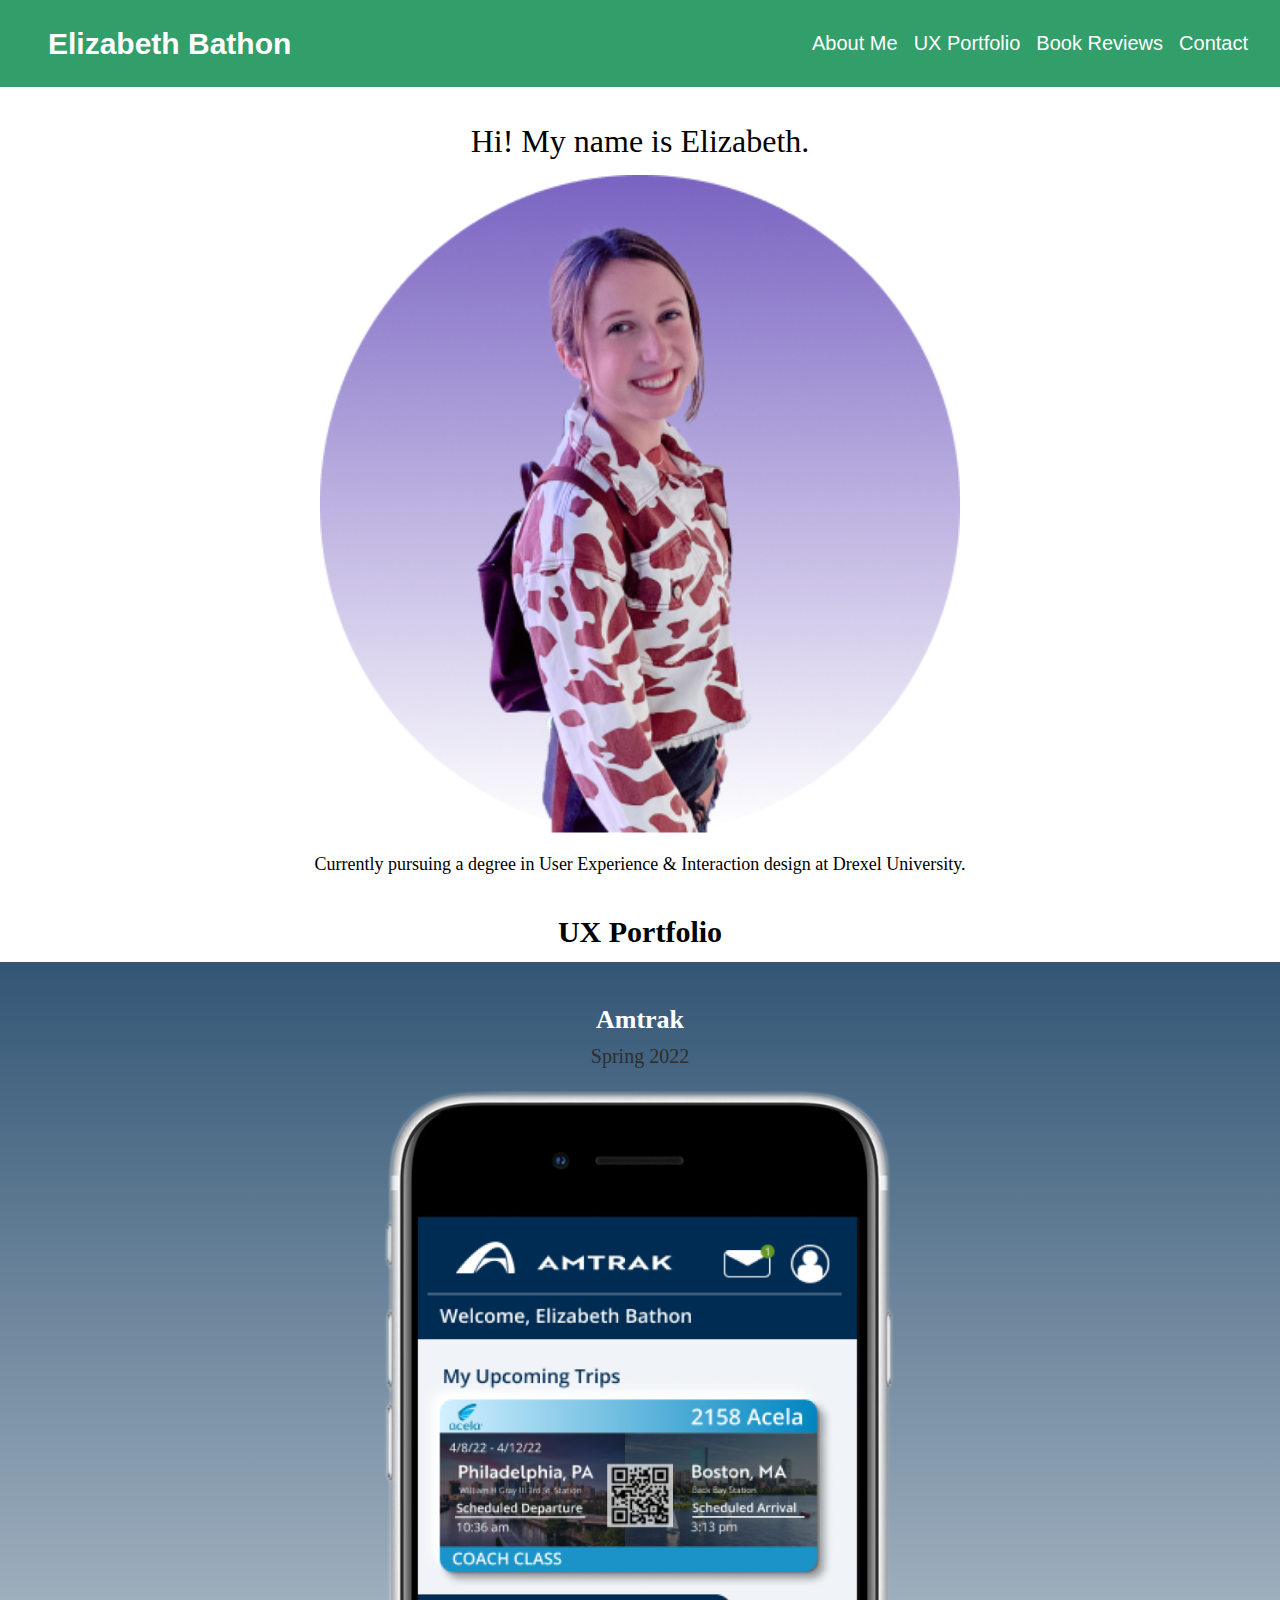
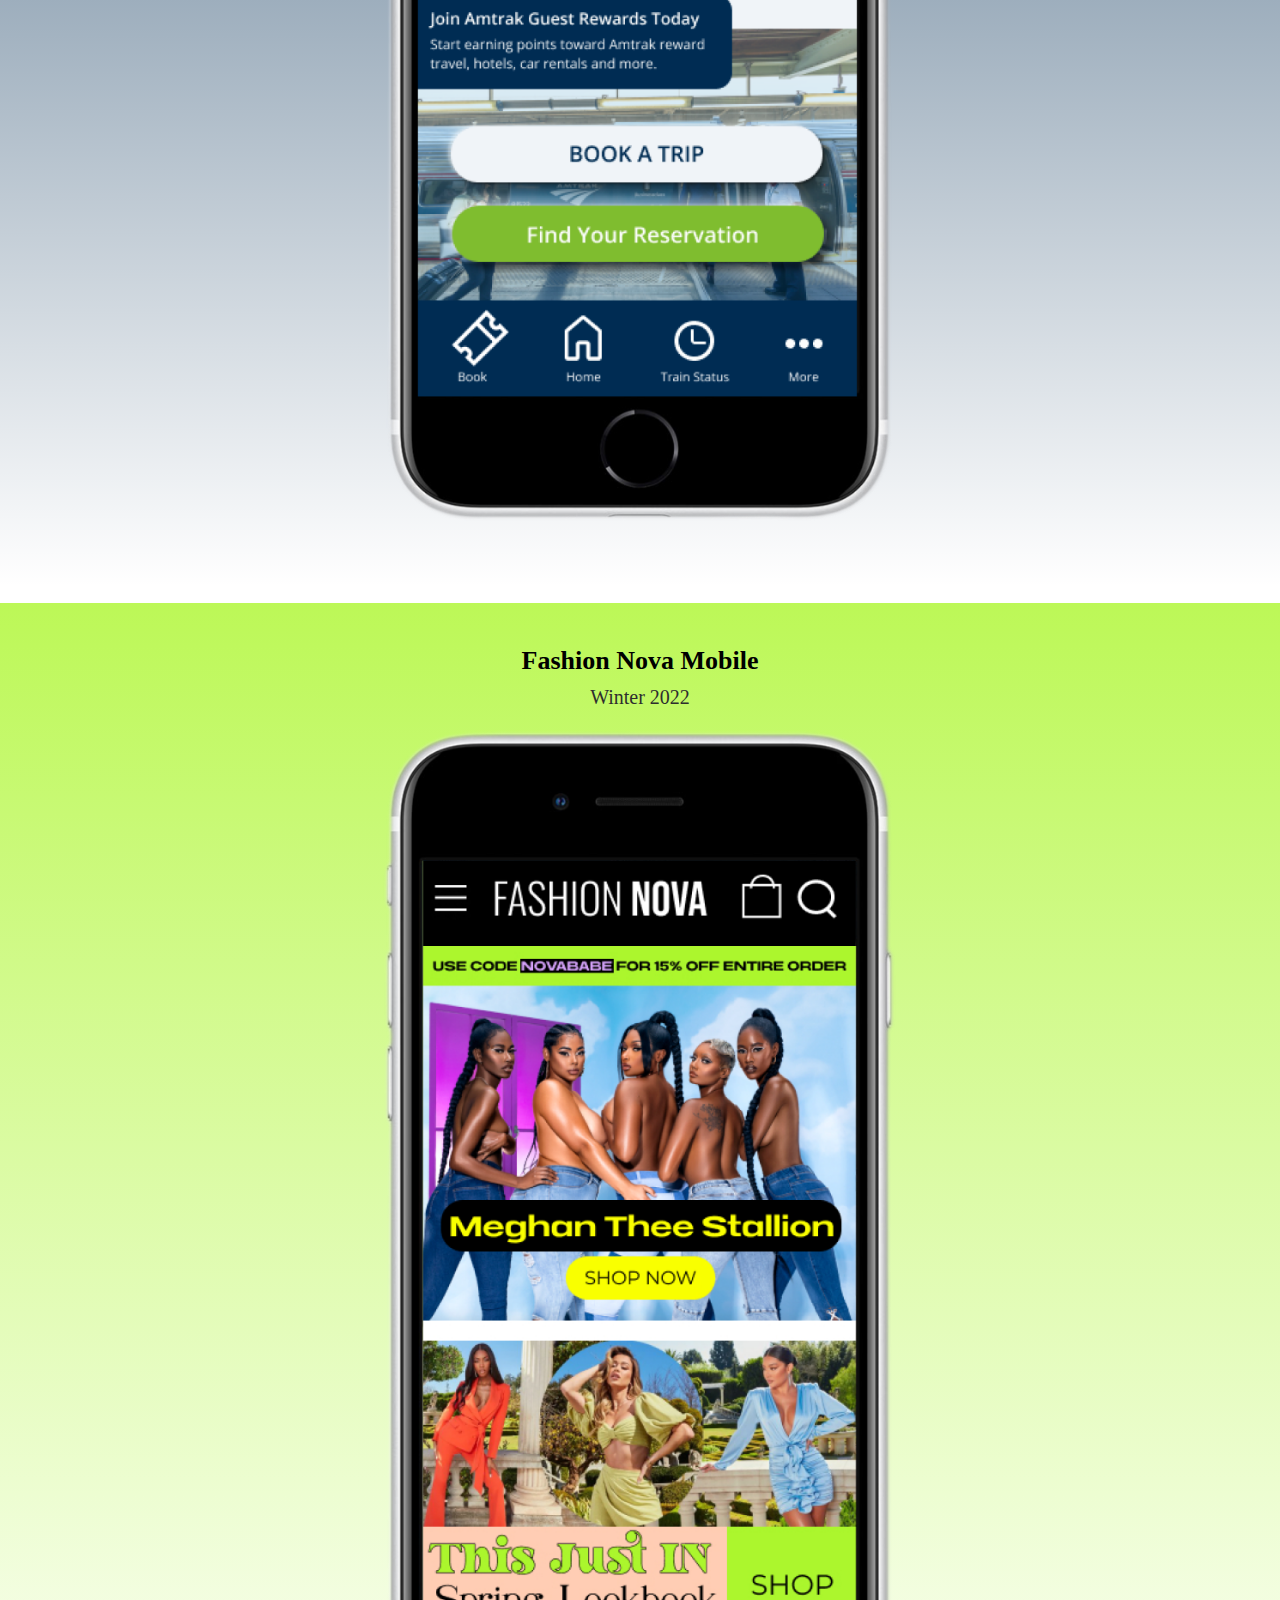
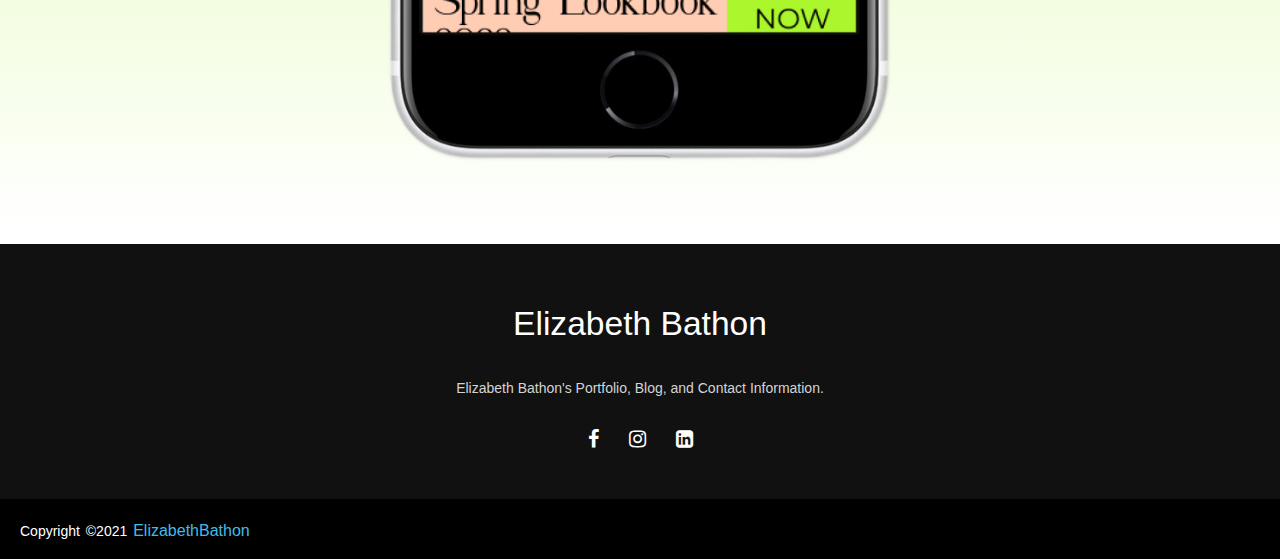
<file: index.html>
<!DOCTYPE html>
<html lang="en">
<head>
    <link rel="stylesheet" href="styles/style.css">
    <link href="https://fonts.cdnfonts.com/css/brittany-signature" rel="stylesheet">
    <link href="https://fonts.cdnfonts.com/css/proxima-nova-2" rel="stylesheet">
    <link href="https://cdnjs.cloudflare.com/ajax/libs/font-awesome/4.7.0/css/font-awesome.min.css" rel="stylesheet">
    <meta charset="UTF-8" />
    <meta name="viewport" content="width=device-width, initial-scale=1.0">
   
</head>

<body>

    <nav>
        <h2> <a href="index.html">Elizabeth Bathon</a></h2>
    <ul>
    
        <li><a href="index.html">About Me</a></li>
        <li><a href="uxportfolio.html">UX Portfolio</a></li>
        <li><a href="bookreviews.html">Book Reviews</a></li>
        <li><a href="contact.html">Contact</a></li>
    </ul>
    </nav>


    <h1><br> Hi! My name is <span id= "bolded">Elizabeth.</span></h1>
    <img src="images/headshot.png" width="200" class="headshot"/>
    <h3>Currently pursuing a degree in User Experience & Interaction design at Drexel University.</h3>
    <h4>UX Portfolio</h4>
    
<div class="amtrak_square">
    <h5>Amtrak</h5>
    <h6>Spring 2022</h6>
    <img src="images/amtrak_iphone_lrg.png" width="200" class="amtrak"/>
</div>

<div class="nova_square">
    <h5>Fashion Nova Mobile</h5>
    <h6>Winter 2022</h6>
    <img src="images/Fashion Nova Mobile.png" width="200" class="Nova">
</div>


</body>

<footer>
    <div class="footer-content">    
        <h2>Elizabeth Bathon</h2>
        <p>Elizabeth Bathon's Portfolio, Blog, and Contact Information.</p>
        <ul class="social">
            <li><a href="#"><i class="fa fa-facebook"></i></a></li>
            <li><a href="#"><i class="fa fa-instagram"></i></a></li>
            <li><a href="#"><i class="fa fa-linkedin-square"></i></a></li>
         </ul>
    </div>
    <div class="footer-bottom"> 
        <p>copyright &copy;2021 <a href="#">ElizabethBathon</a> </p>   
    </div>
</footer>

</html>
</file>
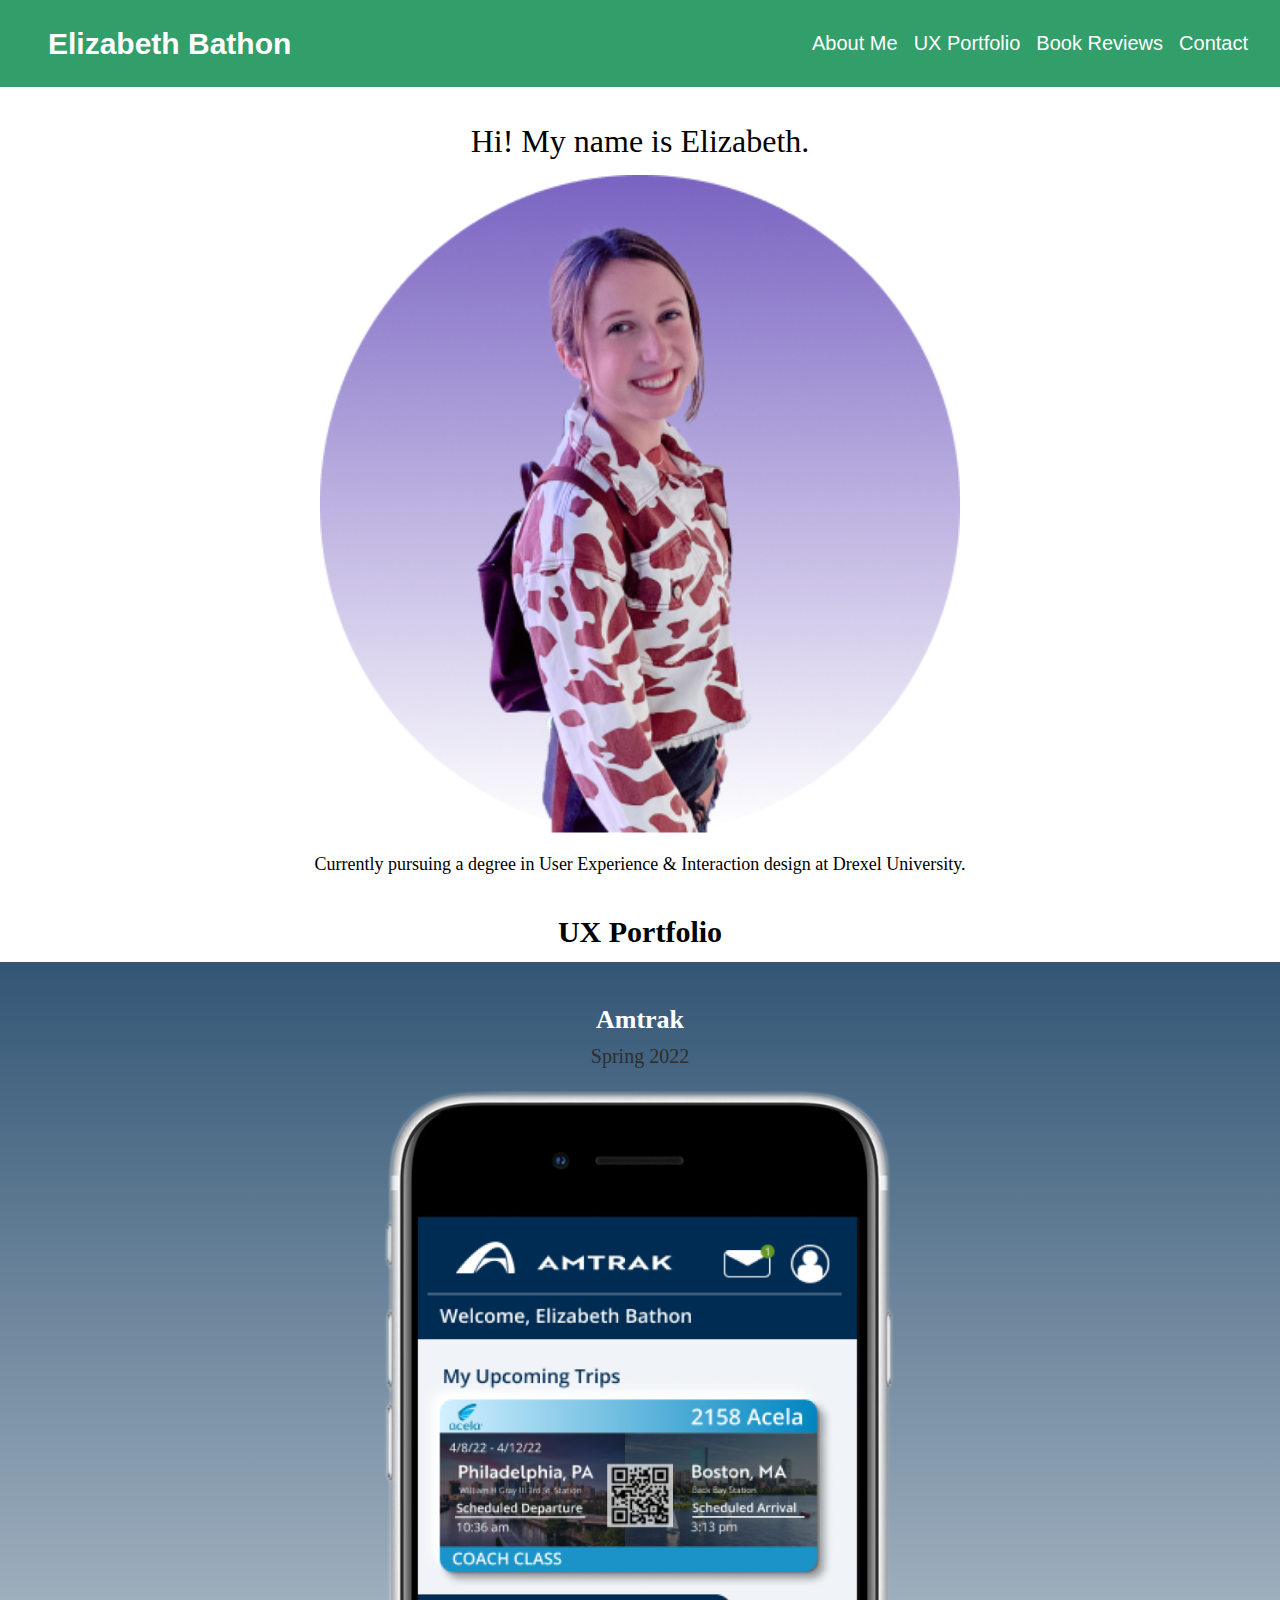
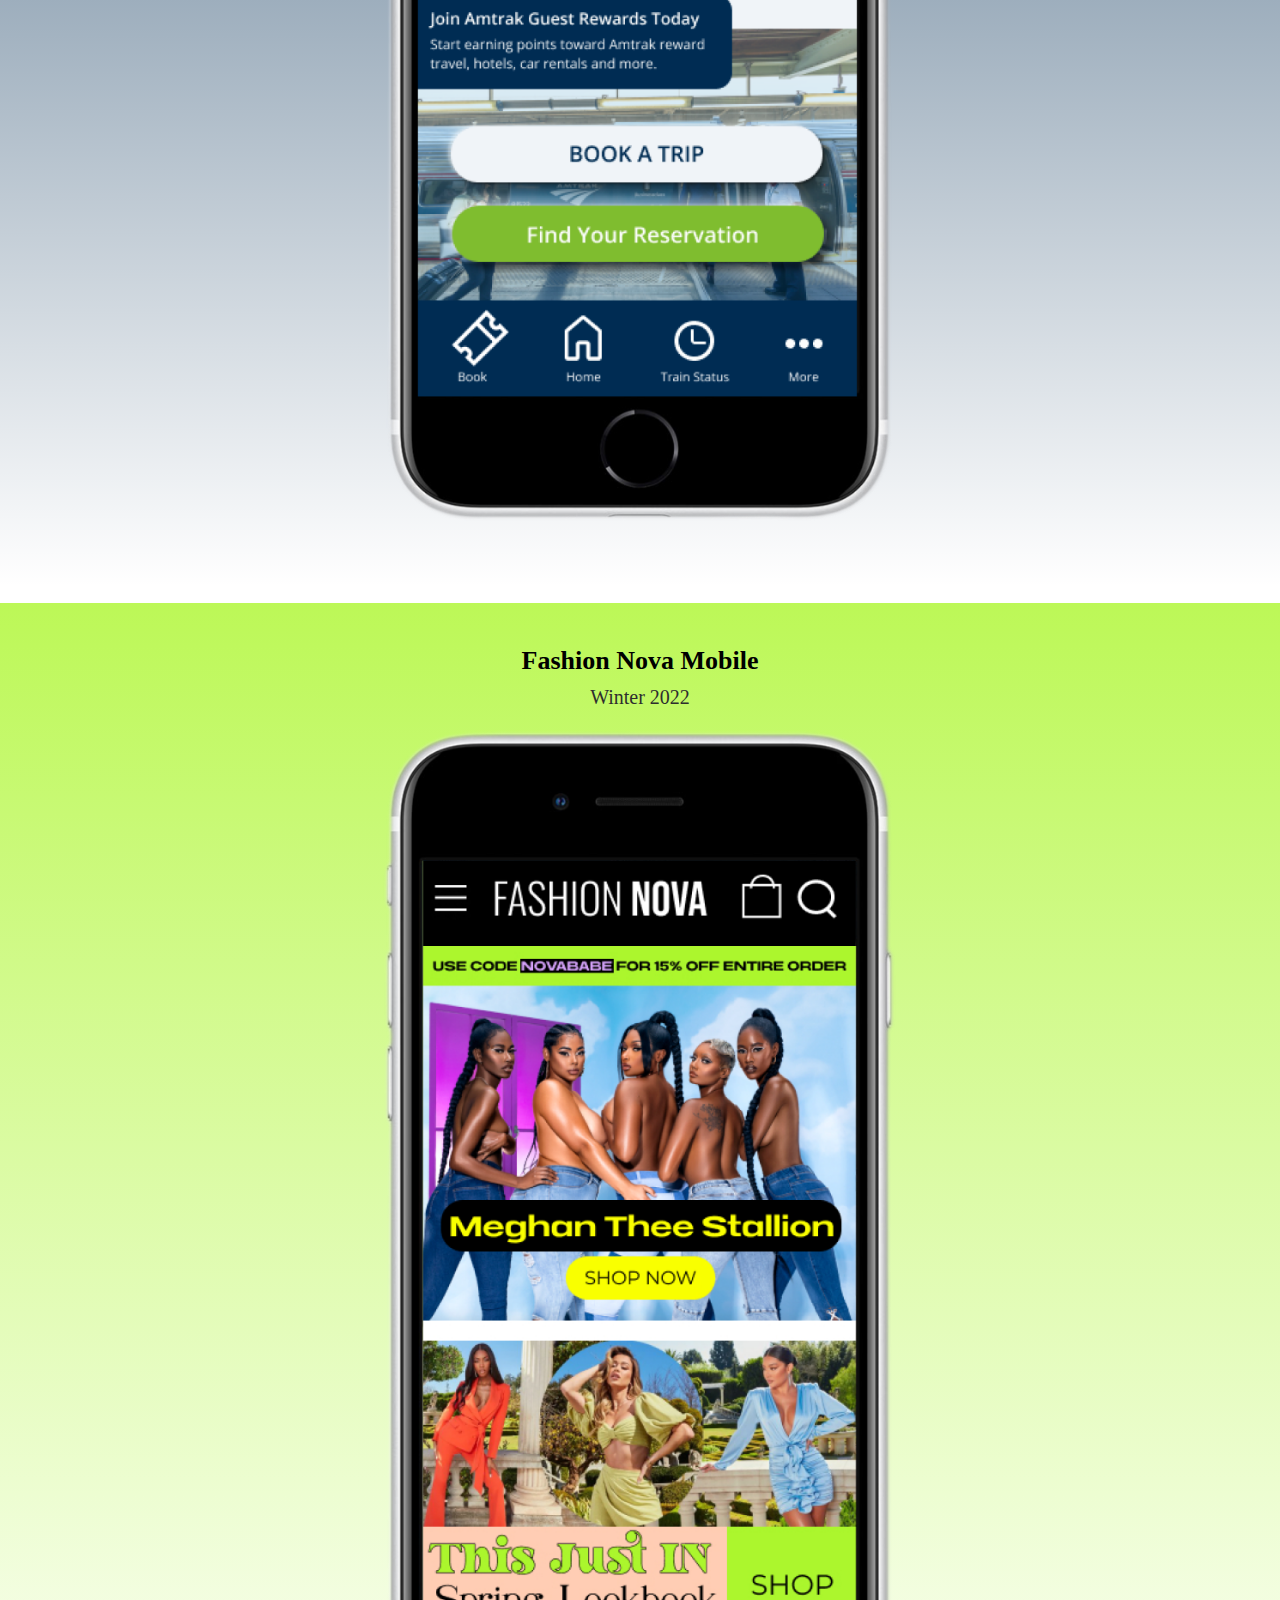
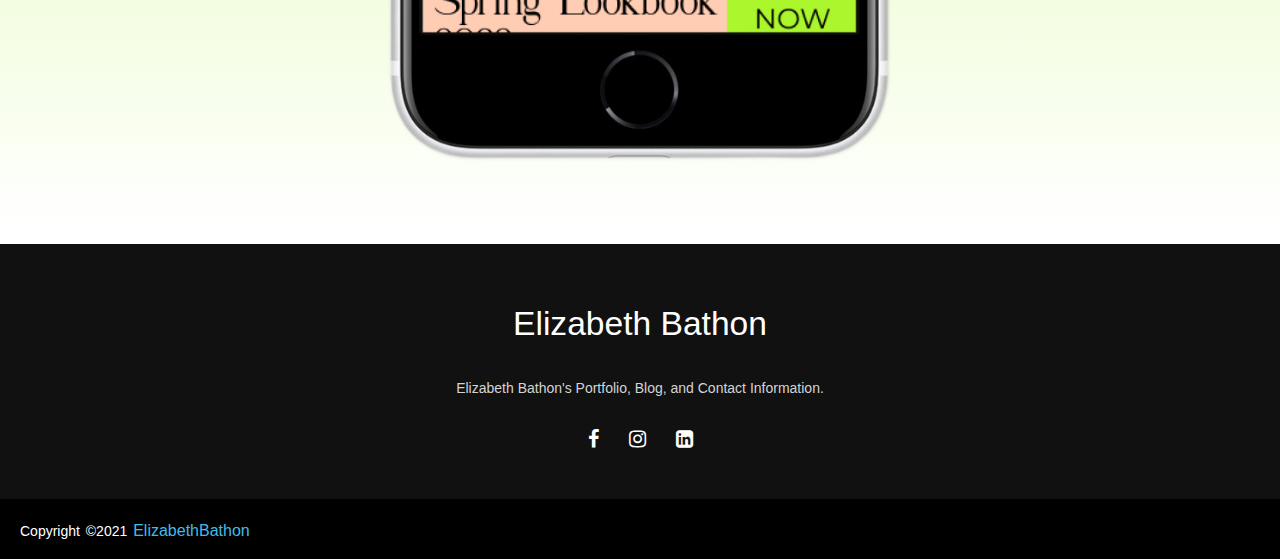
<file: about.html>
<!DOCTYPE html>
<html lang="en">
<head>
    <link rel="stylesheet" href="styles/style.css">
    <link href="https://fonts.cdnfonts.com/css/brittany-signature" rel="stylesheet">
    <link href="https://fonts.cdnfonts.com/css/proxima-nova-2" rel="stylesheet">
    <link href="https://cdnjs.cloudflare.com/ajax/libs/font-awesome/4.7.0/css/font-awesome.min.css" rel="stylesheet">
    <meta charset="UTF-8" />
    <meta name="viewport" content="width=device-width, initial-scale=1.0">
   
</head>

<body>

    <nav>
        <h2> <a href="about.html">Elizabeth Bathon</a></h2>
    <ul>
    
        <li><a href="about.html">About Me</a></li>
        <li><a href="uxportfolio.html">UX Portfolio</a></li>
        <li><a href="bookreviews.html">Book Reviews</a></li>
        <li><a href="contact.html">Contact</a></li>
    </ul>
    </nav>


    <h1><br> Hi! My name is <span id= "bolded">Elizabeth.</span></h1>
    <img src="images/headshot.png" width="200" class="headshot"/>
    <h3>Currently pursuing a degree in User Experience & Interaction design at Drexel University.</h3>
    <h4>UX Portfolio</h4>
    
<div class="amtrak_square">
    <h5>Amtrak</h5>
    <h6>Spring 2022</h6>
    <img src="images/amtrak_iphone_lrg.png" width="200" class="amtrak"/>
</div>

<div class="nova_square">
    <h5>Fashion Nova Mobile</h5>
    <h6>Winter 2022</h6>
    <img src="images/Fashion Nova Mobile.png" width="200" class="Nova">
</div>


</body>

<footer>
    <div class="footer-content">    
        <h2>Elizabeth Bathon</h2>
        <p>Elizabeth Bathon's Portfolio, Blog, and Contact Information.</p>
        <ul class="social">
            <li><a href="#"><i class="fa fa-facebook"></i></a></li>
            <li><a href="#"><i class="fa fa-instagram"></i></a></li>
            <li><a href="#"><i class="fa fa-linkedin-square"></i></a></li>
         </ul>
    </div>
    <div class="footer-bottom"> 
        <p>copyright &copy;2021 <a href="#">ElizabethBathon</a> </p>   
    </div>
</footer>

</html>
</file>
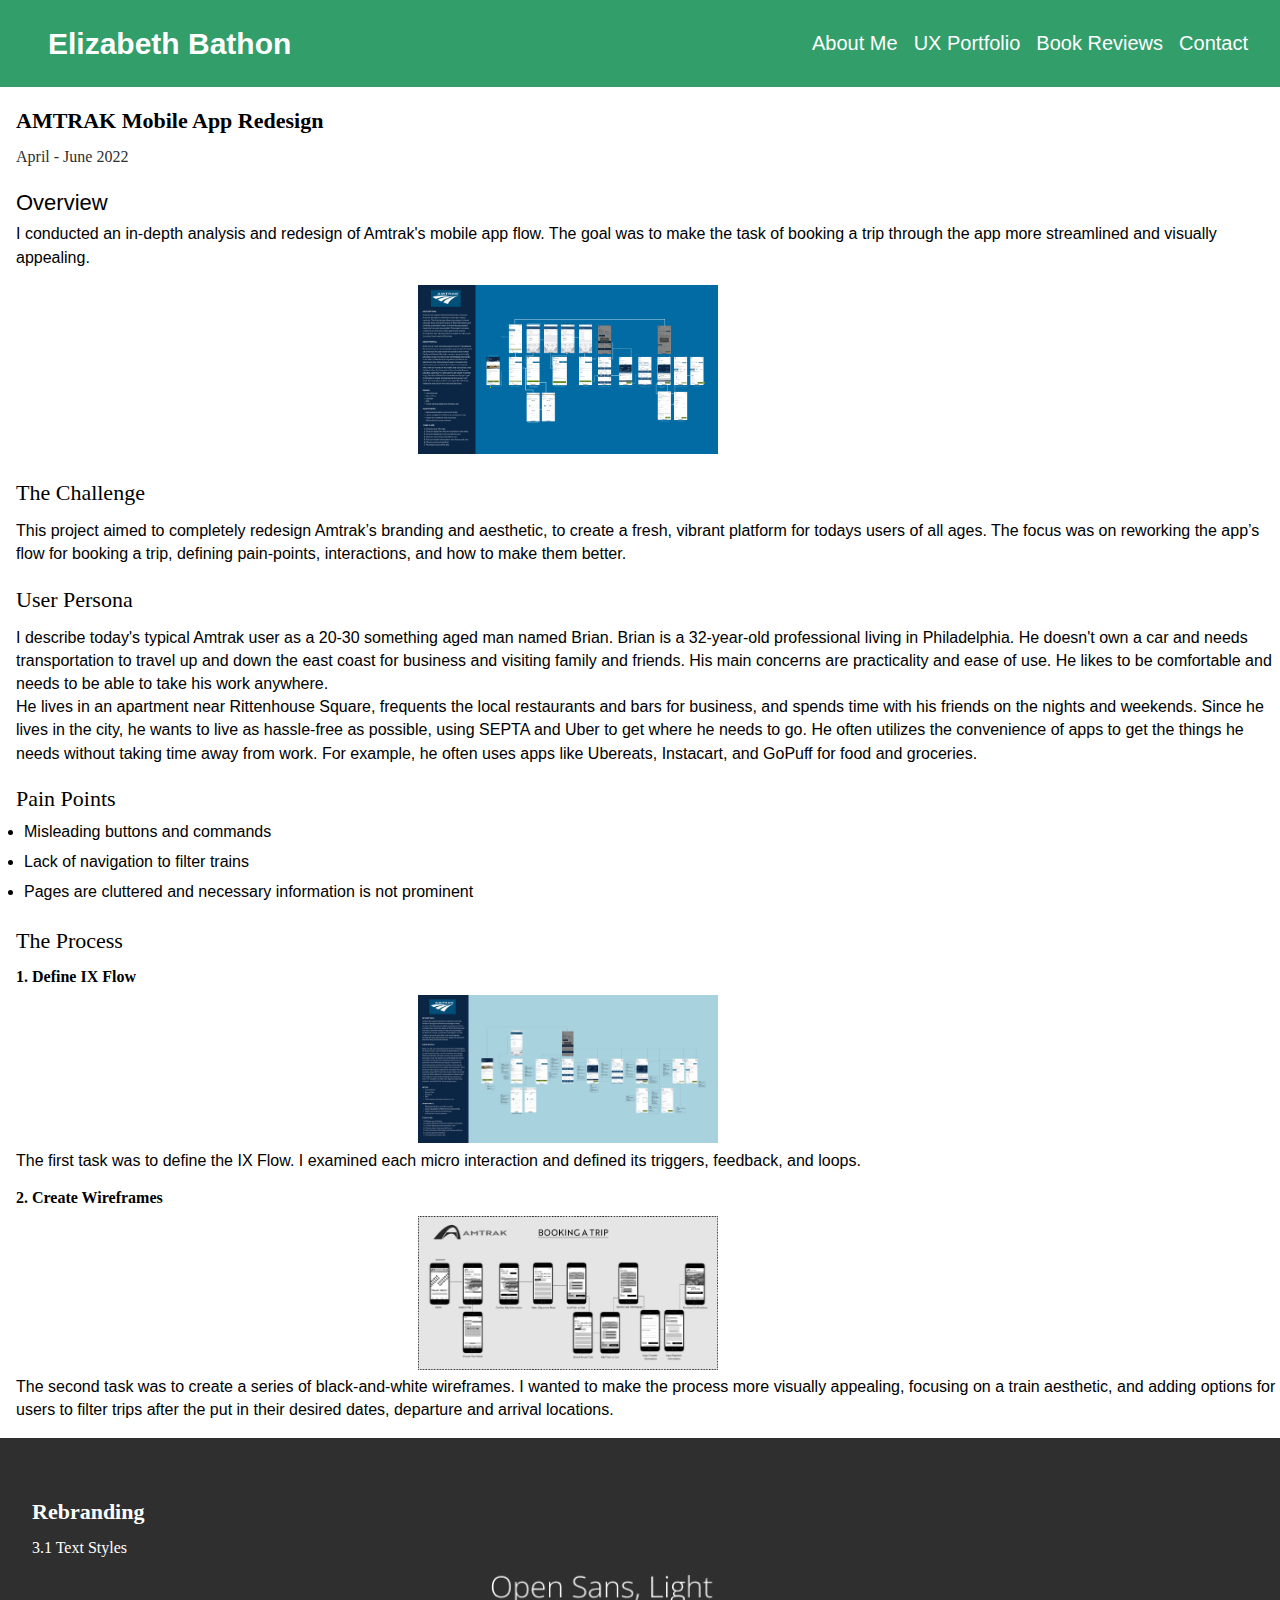
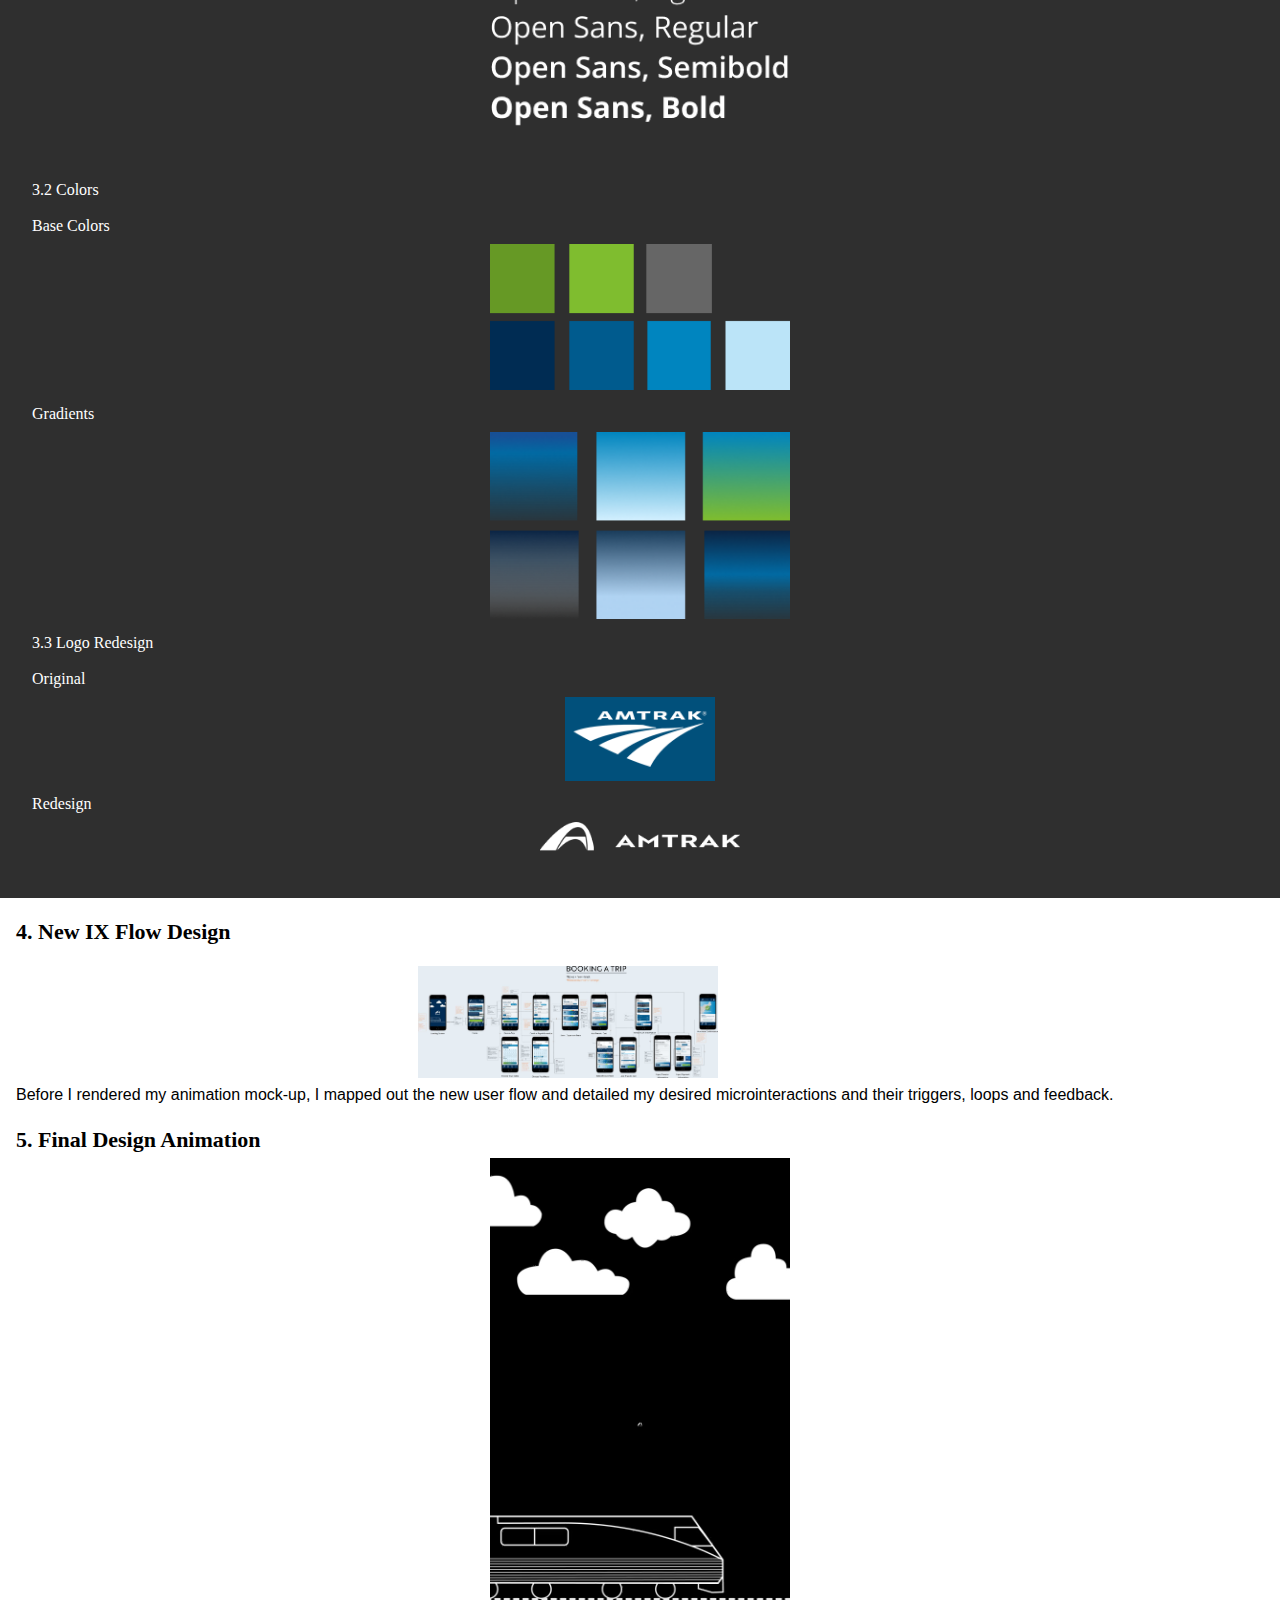
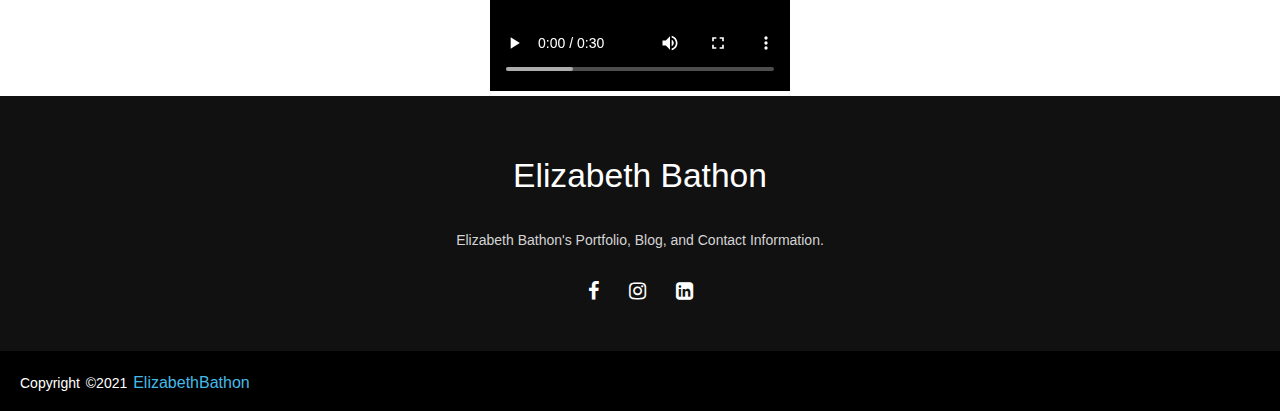
<file: amtrak.html>
<!DOCTYPE html>
<html lang="en">
<head>
    <link rel="stylesheet" href="styles/style.css">
    <link rel="stylesheet" href="styles/uxportfolio.css">
    <link href="https://fonts.cdnfonts.com/css/brittany-signature" rel="stylesheet">
    <link href="https://fonts.cdnfonts.com/css/proxima-nova-2" rel="stylesheet">
    <link href="https://cdnjs.cloudflare.com/ajax/libs/font-awesome/4.7.0/css/font-awesome.min.css" rel="stylesheet">
    <meta charset="UTF-8" />
    <meta name="viewport" content="width=device-width, initial-scale=1.0">
   
</head>

<body>

    <nav>
        <h2> <a href="about.html">Elizabeth Bathon</a></h2>
    <ul>
    
        <li><a href="about.html">About Me</a></li>
        <li><a href="uxportfolio.html">UX Portfolio</a></li>
        <li><a href="bookreviews.html">Book Reviews</a></li>
        <li><a href="contact.html">Contact</a></li>
    </ul>
    </nav>

    <h5 class ="amtraktext">AMTRAK Mobile App Redesign</h5>
    <h6 class ="amtraktext2">April - June 2022</h6>
    <div class="amtraktext">Overview</div>
    <p class = "amtraktext3">I conducted an in-depth analysis and redesign of Amtrak's
        mobile app flow. The goal was to make the task of booking
        a trip through the app more streamlined and visually appealing.  </p>
        <img class = "img" src="images/Amtrak-Original-IX-Flow.gif">
        <h1 class ="amtraktext"> The Challenge </h1>
        <p class = "amtraktext3"> This project aimed to completely redesign Amtrak’s branding and aesthetic, to create a fresh, vibrant platform for todays users of all ages. The focus was on reworking the app’s flow for booking a trip, defining pain-points, interactions, and how to make them better. </p>
<h1 class ="amtraktext"> User Persona</h1>
        <p class = "amtraktext3">I describe today's typical Amtrak user as a 20-30 something aged
            man named Brian. Brian is a 32-year-old professional living in
            Philadelphia. He doesn't own a car and needs transportation
            to travel up and down the east coast for business and visiting
            family and friends. His main concerns are practicality and
            ease of use. He likes to be comfortable and needs to be able
            to take his work anywhere. <br> He lives in an apartment near
            Rittenhouse Square, frequents the local restaurants and 
            bars for business, and spends time with his friends on 
            the nights and weekends. Since he lives in the city, he
            wants to live as hassle-free as possible, using SEPTA and
            Uber to get where he needs to go. He often utilizes the convenience
            of apps to get the things he needs without taking time away from
            work. For example, he often uses apps like Ubereats, Instacart,
            and GoPuff for food and groceries. </p>

<h1 class ="amtraktext">Pain Points</h1>
<ul class ="amtraktext4">
    <li>Misleading buttons and commands</li>
    <li>Lack of navigation to filter trains</li>
    <li>Pages are cluttered and necessary information is not prominent</li>
</ul>
<h1 class="amtraktext">The Process</h1>
<h5 class="amtraktext2">1. Define IX Flow</h5>
<img class ="img2"src="images/IDM-213-002-ekb67-Amtrak.gif" width="300">
<p class ="amtraktext2">The first task was to define the IX Flow. I examined each
    micro interaction and defined its triggers, feedback, and loops. </p>

<h5 class = "amtraktext3">2. Create Wireframes</h5>
<img class = "img2" src="images/Amtrak Wireframes_for_web.png" width="300">
<p class = "amtraktext2">The second task was to create a series of black-and-white
    wireframes. I wanted to make the process more visually appealing,
    focusing on a train aesthetic, and adding options for users to
    filter trips after the put in their desired dates, departure
    and arrival locations.</p>

<div class="rebranding_block">
    <h5 class = "amtraktext">Rebranding</h5>
        <h6 class = "amtraktext2">3.1 Text Styles</h6>
        <img src="images/OpenSans.png" width="300">
        <h6 class = "amtraktext2">3.2 Colors</h6>
            <h6 class = "amtraktext2"> Base Colors</h6>
                <img src="images/AmtrakColors.png" width="300">
            <h6 class = "amtraktext2">Gradients</h6>
                <img src="images/AmtrakGradients.png" width="300">
        <h6 class = "amtraktext2">3.3 Logo Redesign</h6>
        <h6 class = "amtraktext2">Original</h6>
            <img src="images/Amtrak-Emblem 1.png" width="150">
        <h6 class = "amtraktext2">Redesign</h6>
            <img src="images/AmtrakNewLogo.png" width="200">
</div>
    <h5 class = "amtraktext">4. New IX Flow Design</h5>
    <img class = "img"src="images/Microinteraction_flow_small_FORWEB.jpg" width="300">
        <p class = "amtraktext2">Before I rendered my animation mock-up, I mapped out the new user
            flow and detailed my desired microinteractions and their triggers,
            loops and feedback. </p>
    <h5 class="amtraktext">5. Final Design Animation</h5>

    <video width="300px"
    controls="controls">
     
    <source src="videos/ IDM-213-002-ekb67-anim-001 copy.mp4.mp4"
        type="video/mp4">
</video>
<footer>
    <div class="footer-content">    
        <h2>Elizabeth Bathon</h2>
        <p>Elizabeth Bathon's Portfolio, Blog, and Contact Information.</p>
        <ul class="social">
            <li><a href="#"><i class="fa fa-facebook"></i></a></li>
            <li><a href="#"><i class="fa fa-instagram"></i></a></li>
            <li><a href="#"><i class="fa fa-linkedin-square"></i></a></li>
         </ul>
    </div>
    <div class="footer-bottom"> 
        <p>copyright &copy;2021 <a href="#">ElizabethBathon</a> </p>   
    </div>
</footer>
</file>
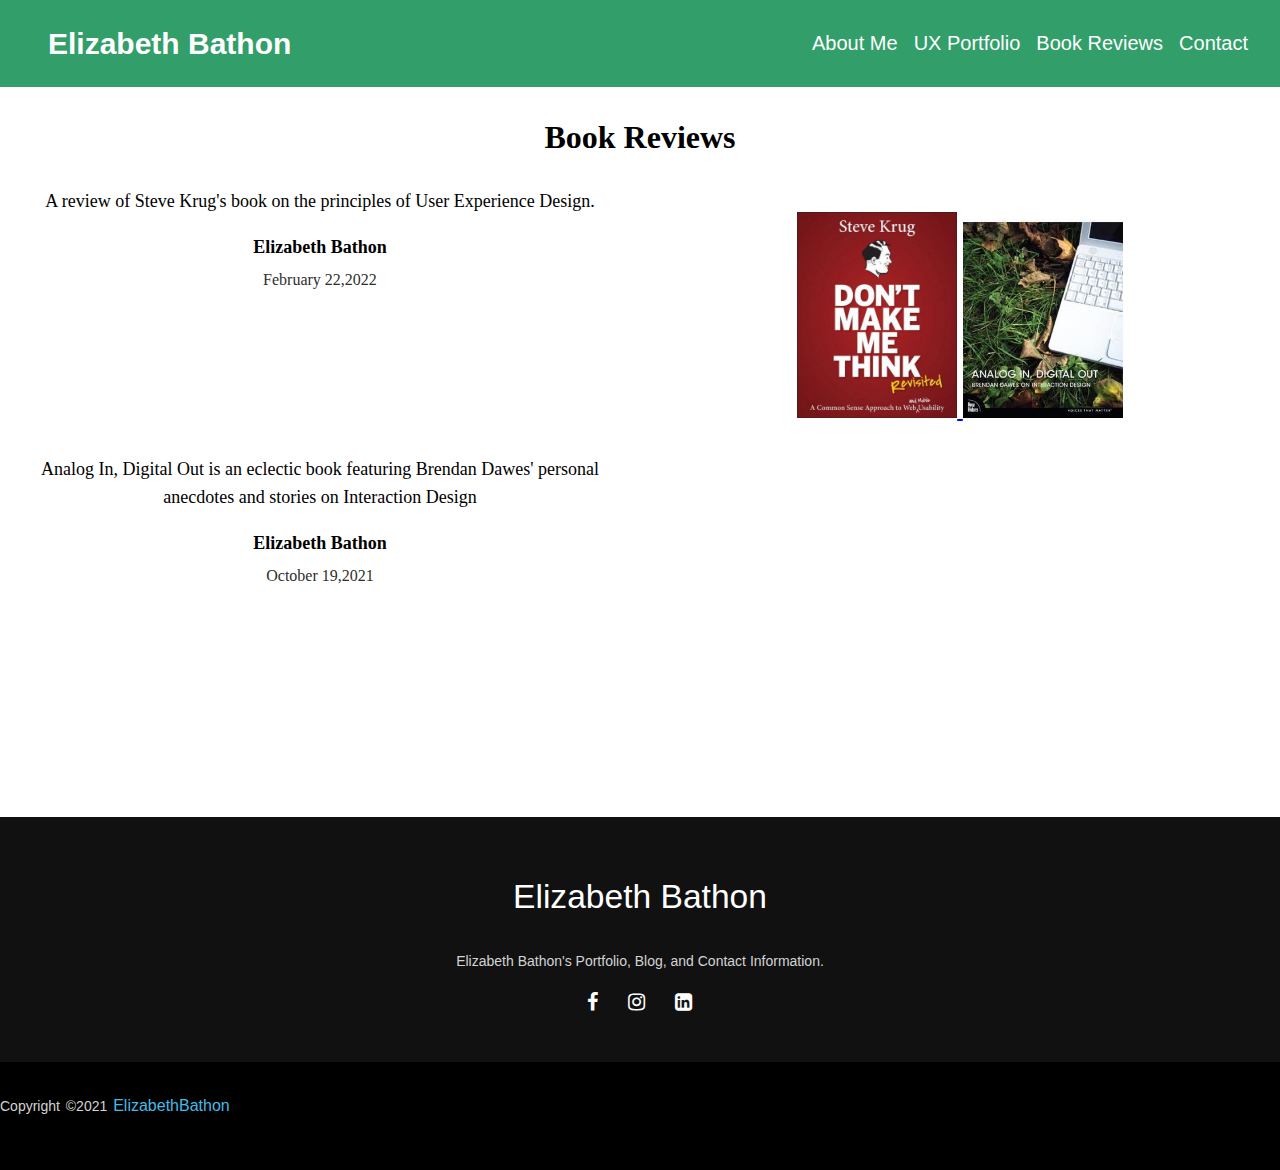
<file: bookreviews.html>
<!DOCTYPE html>
<html lang="en">
<head>
    <link rel="stylesheet" href="styles/style.css">
    <link href="https://fonts.cdnfonts.com/css/brittany-signature" rel="stylesheet">
    <link href="https://fonts.cdnfonts.com/css/proxima-nova-2" rel="stylesheet">
    <link href="https://cdnjs.cloudflare.com/ajax/libs/font-awesome/4.7.0/css/font-awesome.min.css" rel="stylesheet">
    <link rel="stylesheet" href="styles/bookreviews.css">
    <meta charset="UTF-8" />
    <meta name="viewport" content="width=device-width, initial-scale=1.0">
   
</head>

<body>

    <nav>
        <h2><a href="about.html">Elizabeth Bathon</a></h2>
    <ul>
    
        <li><a href="about.html">About Me</a></li>
        <li><a href="uxportfolio.html">UX Portfolio</a></li>
        <li><a href="bookreviews.html">Book Reviews</a></li>
        <li><a href="contact.html">Contact</a></li>
    </ul>
    </nav>

    <h1>Book Reviews</h1>
    <div class="container">
        <h3 class="title"> A review of Steve Krug's book on the principles of User Experience Design.</h3>
        <h5 class="author">Elizabeth Bathon</h5>
        <h6 class="date"> February 22,2022 </h6>
    </div>
    <a href = "stevekrug.html">
        <img src= "images/SteveKrug.jpg" width=160/>
    </a>
    <div class="analogcontainer">
        <h3 class="title"> Analog In, Digital Out is an eclectic book featuring Brendan Dawes' personal anecdotes and stories on Interaction Design </h3>
        <h5 class="author"> Elizabeth Bathon </h5>
        <h6 class="date"> October 19,2021 </h6>
    </div>
    <a href = "brendandawes.html">
        <img class ="analog" src= "images/Analog_in.jpg"/> 
    </a>

    <footer class = "footer-content">
        <div>    
            <h2>Elizabeth Bathon</h2>
            <p> Elizabeth Bathon's Portfolio, Blog, and Contact Information.</p>
            <ul class="social">
                <li><a href="#"><i class="fa fa-facebook"></i></a></li>
                <li><a href="#"><i class="fa fa-instagram"></i></a></li>
                <li><a href="#"><i class="fa fa-linkedin-square"></i></a></li>
             </ul>
        </div>
        <div class="footer-bottom"> 
            <p>copyright &copy;2021 <a href="#">ElizabethBathon</a> </p>   
        </div>
    </footer>
</file>
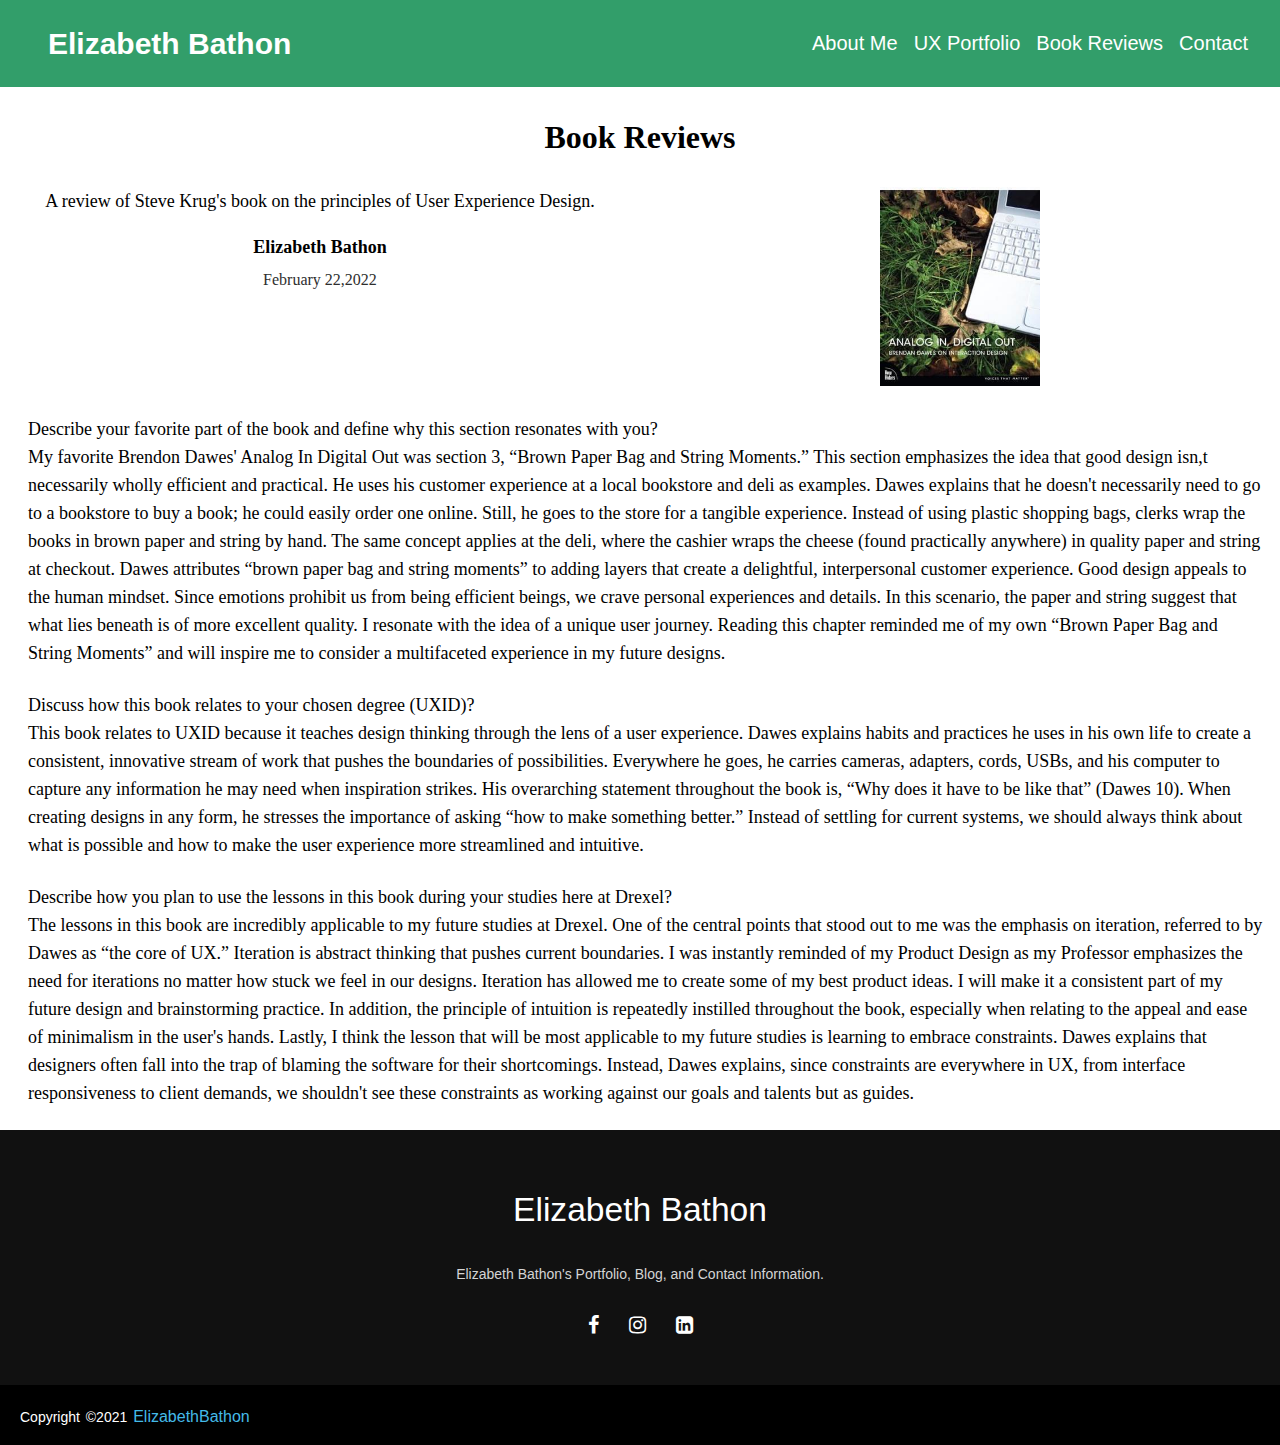
<file: brendandawes.html>
<!DOCTYPE html>
<html lang="en">
<head>
    <link rel="stylesheet" href="styles/style.css">
    <link href="https://fonts.cdnfonts.com/css/brittany-signature" rel="stylesheet">
    <link href="https://fonts.cdnfonts.com/css/proxima-nova-2" rel="stylesheet">
    <link href="https://cdnjs.cloudflare.com/ajax/libs/font-awesome/4.7.0/css/font-awesome.min.css" rel="stylesheet">
    <link rel="stylesheet" href="styles/bookreviews.css">
    <meta charset="UTF-8">
    <meta name="viewport" content="width=device-width, initial-scale=1.0">
   
</head>

<body>

    <nav>
        <h2> <a href="about.html">Elizabeth Bathon</a></h2>
    <ul>
    
        <li><a href="about.html">About Me</a></li>
        <li><a href="uxportfolio.html">UX Portfolio</a></li>
        <li><a href="bookreviews.html">Book Reviews</a></li>
        <li><a href="contact.html">Contact</a></li>
    </ul>
    </nav>

    <h1>Book Reviews</h1>
    <div class="container">
        <h3 class="title"> A review of Steve Krug's book on the principles of User Experience Design.</h3>
        <h5 class="author">Elizabeth Bathon</h5>
        <h6 class="date"> February 22,2022 </h6>
    </div>
    <a href = "brendandawes.html">
        <img src= "images/Analog_in.jpg" width=160/>
    </a>

    <h3 class ="paragraphcontent"> 
        <b>Describe your favorite part of the book and define why this section resonates with you?<br></b>
        My favorite Brendon Dawes' Analog In Digital Out was section 3, “Brown Paper Bag and String Moments.” 
        This section emphasizes the idea that good design isn,t necessarily wholly efficient and practical. 
        He uses his customer experience at a local bookstore and deli as examples. Dawes explains that he doesn't
        necessarily need to go to a bookstore to buy a book; he could easily order one online. Still, he goes to the
        store for a tangible experience. Instead of using plastic shopping bags, clerks wrap the books in brown paper
        and string by hand. The same concept applies at the deli, where the cashier wraps the cheese (found practically anywhere)
        in quality paper and string at checkout. Dawes attributes “brown paper bag and string moments” to adding layers that create
        a delightful, interpersonal customer experience. Good design appeals to the human mindset. Since emotions prohibit us from being
        efficient beings, we crave personal experiences and details. In this scenario, the paper and string suggest that what lies
        beneath is of more excellent quality. I resonate with the idea of a unique user journey. Reading this chapter reminded
        me of my own “Brown Paper Bag and String Moments” and will inspire me to consider a multifaceted experience in my future designs. </h3>
        
        <h3 class ="paragraphcontent"><b>Discuss how this book relates to your chosen degree (UXID)?</b><br>
            This book relates to UXID because it teaches design thinking through the lens of a user experience.
            Dawes explains habits and practices he uses in his own life to create a consistent, innovative stream
            of work that pushes the boundaries of possibilities. Everywhere he goes, he carries cameras, adapters,
            cords, USBs, and his computer to capture any information he may need when inspiration strikes. His
            overarching statement throughout the book is, “Why does it have to be like that” (Dawes 10). When
            creating designs in any form, he stresses the importance of asking “how to make something better.”
            Instead of settling for current systems, we should always think about what is possible and how to
            make the user experience more streamlined and intuitive. </h3>

         <h3 class ="paragraphcontent"><b>Describe how you plan to use the lessons in this book during your studies here at Drexel?</b><br>

            The lessons in this book are incredibly applicable to my future studies at Drexel. One of the central 
            points that stood out to me was the emphasis on iteration, referred to by Dawes as “the core of UX.” 
            Iteration is abstract thinking that pushes current boundaries. I was instantly reminded of my Product 
            Design as my Professor emphasizes the need for iterations no matter how stuck we feel in our designs. 
            Iteration has allowed me to create some of my best product ideas. I will make it a consistent part of my 
            future design and brainstorming practice. In addition, the principle of intuition is repeatedly instilled 
            throughout the book, especially when relating to the appeal and ease of minimalism in the user's hands. 
            Lastly, I think the lesson that will be most applicable to my future studies is learning to embrace constraints. 
            Dawes explains that designers often fall into the trap of blaming the software for their shortcomings. Instead, 
            Dawes explains, since constraints are everywhere in UX, from interface responsiveness to client demands, 
            we shouldn't see these constraints as working against our goals and talents but as guides.</h3><br>
        
        <footer>
            <div class="footer-content">    
                <h2>Elizabeth Bathon</h2>
                <p>Elizabeth Bathon's Portfolio, Blog, and Contact Information.</p>
                <ul class="social">
                    <li><a href="#"><i class="fa fa-facebook"></i></a></li>
                    <li><a href="#"><i class="fa fa-instagram"></i></a></li>
                    <li><a href="#"><i class="fa fa-linkedin-square"></i></a></li>
                 </ul>
            </div>
            <div class="footer-bottom"> 
                <p>copyright &copy;2021 <a href="#">ElizabethBathon</a> </p>   
            </div>
        </footer>
</file>
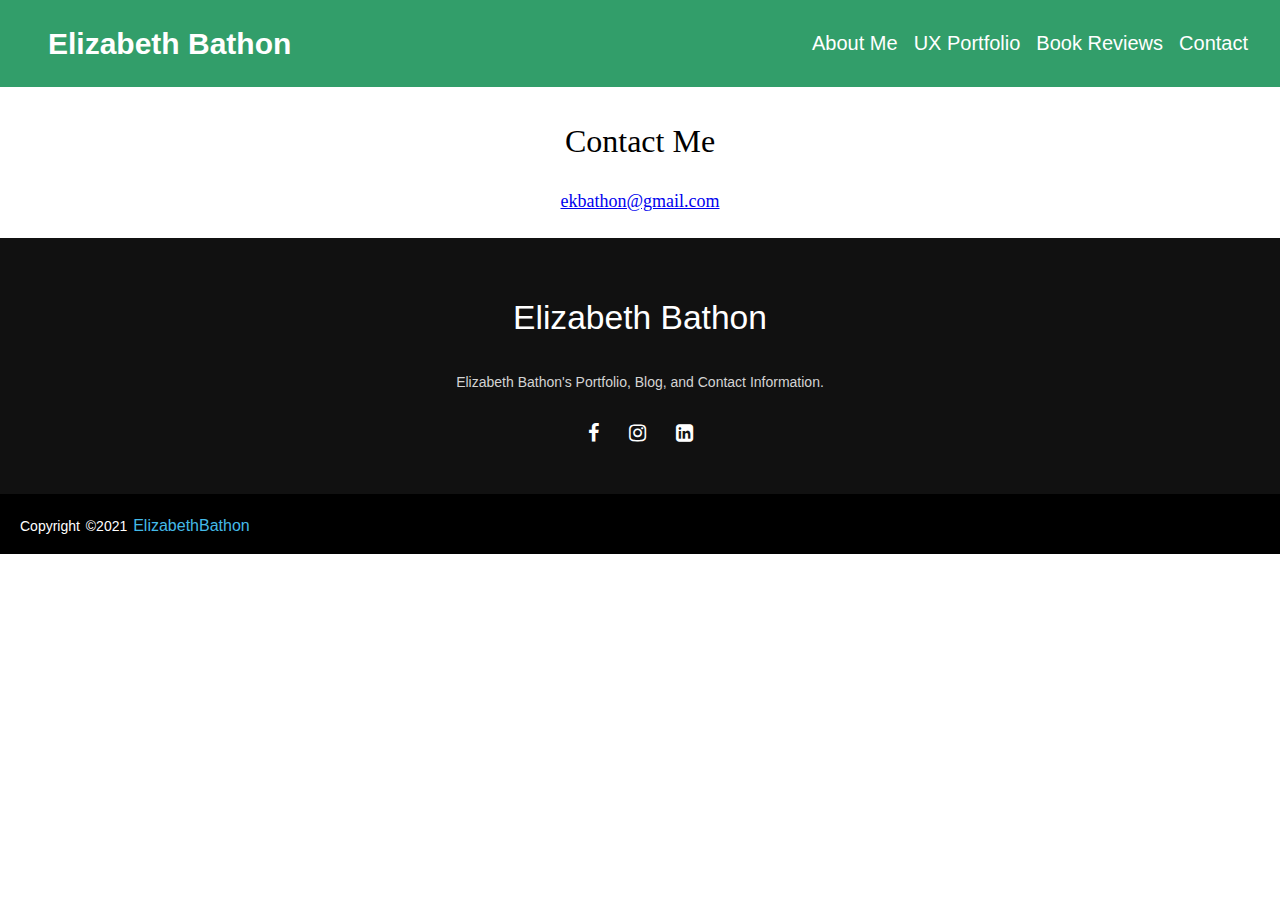
<file: contact.html>
<!DOCTYPE html>
<html lang="en">
<head>
    <link rel="stylesheet" href="styles/style.css">
    <link rel="stylesheet" href="styles/uxportfolio.css">
    <link href="https://fonts.cdnfonts.com/css/brittany-signature" rel="stylesheet">
    <link href="https://fonts.cdnfonts.com/css/proxima-nova-2" rel="stylesheet">
    <link href="https://cdnjs.cloudflare.com/ajax/libs/font-awesome/4.7.0/css/font-awesome.min.css" rel="stylesheet">
    <meta charset="UTF-8" />
    <meta name="viewport" content="width=device-width, initial-scale=1.0">
   
</head>

<body>

    <nav>
        <h2> <a href="about.html">Elizabeth Bathon</a></h2>
    <ul>
    
        <li><a href="about.html">About Me</a></li>
        <li><a href="uxportfolio.html">UX Portfolio</a></li>
        <li><a href="bookreviews.html">Book Reviews</a></li>
        <li><a href="contact.html">Contact</a></li>
    </ul>
    </nav>

<div class="contact"></div>
    <h1><br>Contact Me</h1>
    <h3><br><a href= "malito:ekbathon@gmail.com">ekbathon@gmail.com</a></h3>
</div><br>

    <footer>
        <div class="footer-content">    
            <h2>Elizabeth Bathon</h2>
            <p>Elizabeth Bathon's Portfolio, Blog, and Contact Information.</p>
            <ul class="social">
                <li><a href="#"><i class="fa fa-facebook"></i></a></li>
                <li><a href="#"><i class="fa fa-instagram"></i></a></li>
                <li><a href="#"><i class="fa fa-linkedin-square"></i></a></li>
             </ul>
        </div>
        <div class="footer-bottom"> 
            <p>copyright &copy;2021 <a href="#">ElizabethBathon</a> </p>   
        </div>
    </footer>
</file>
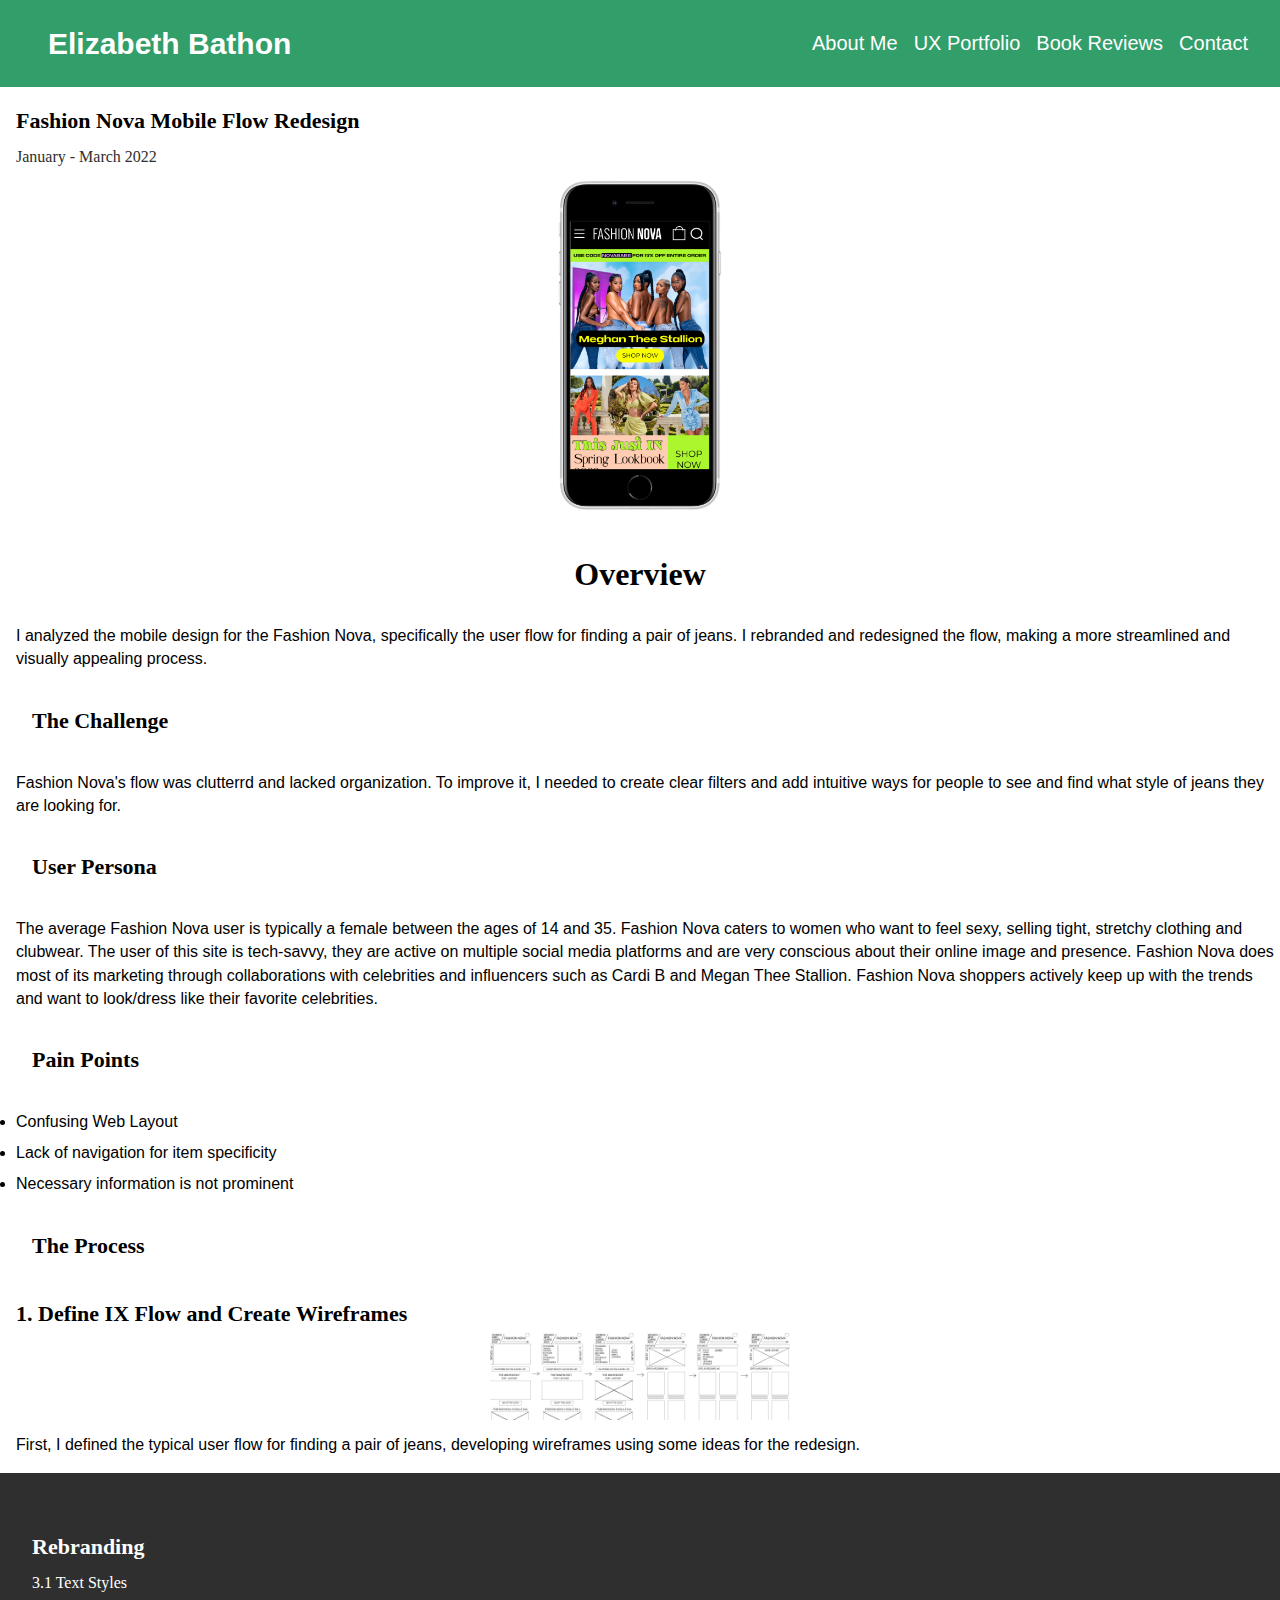
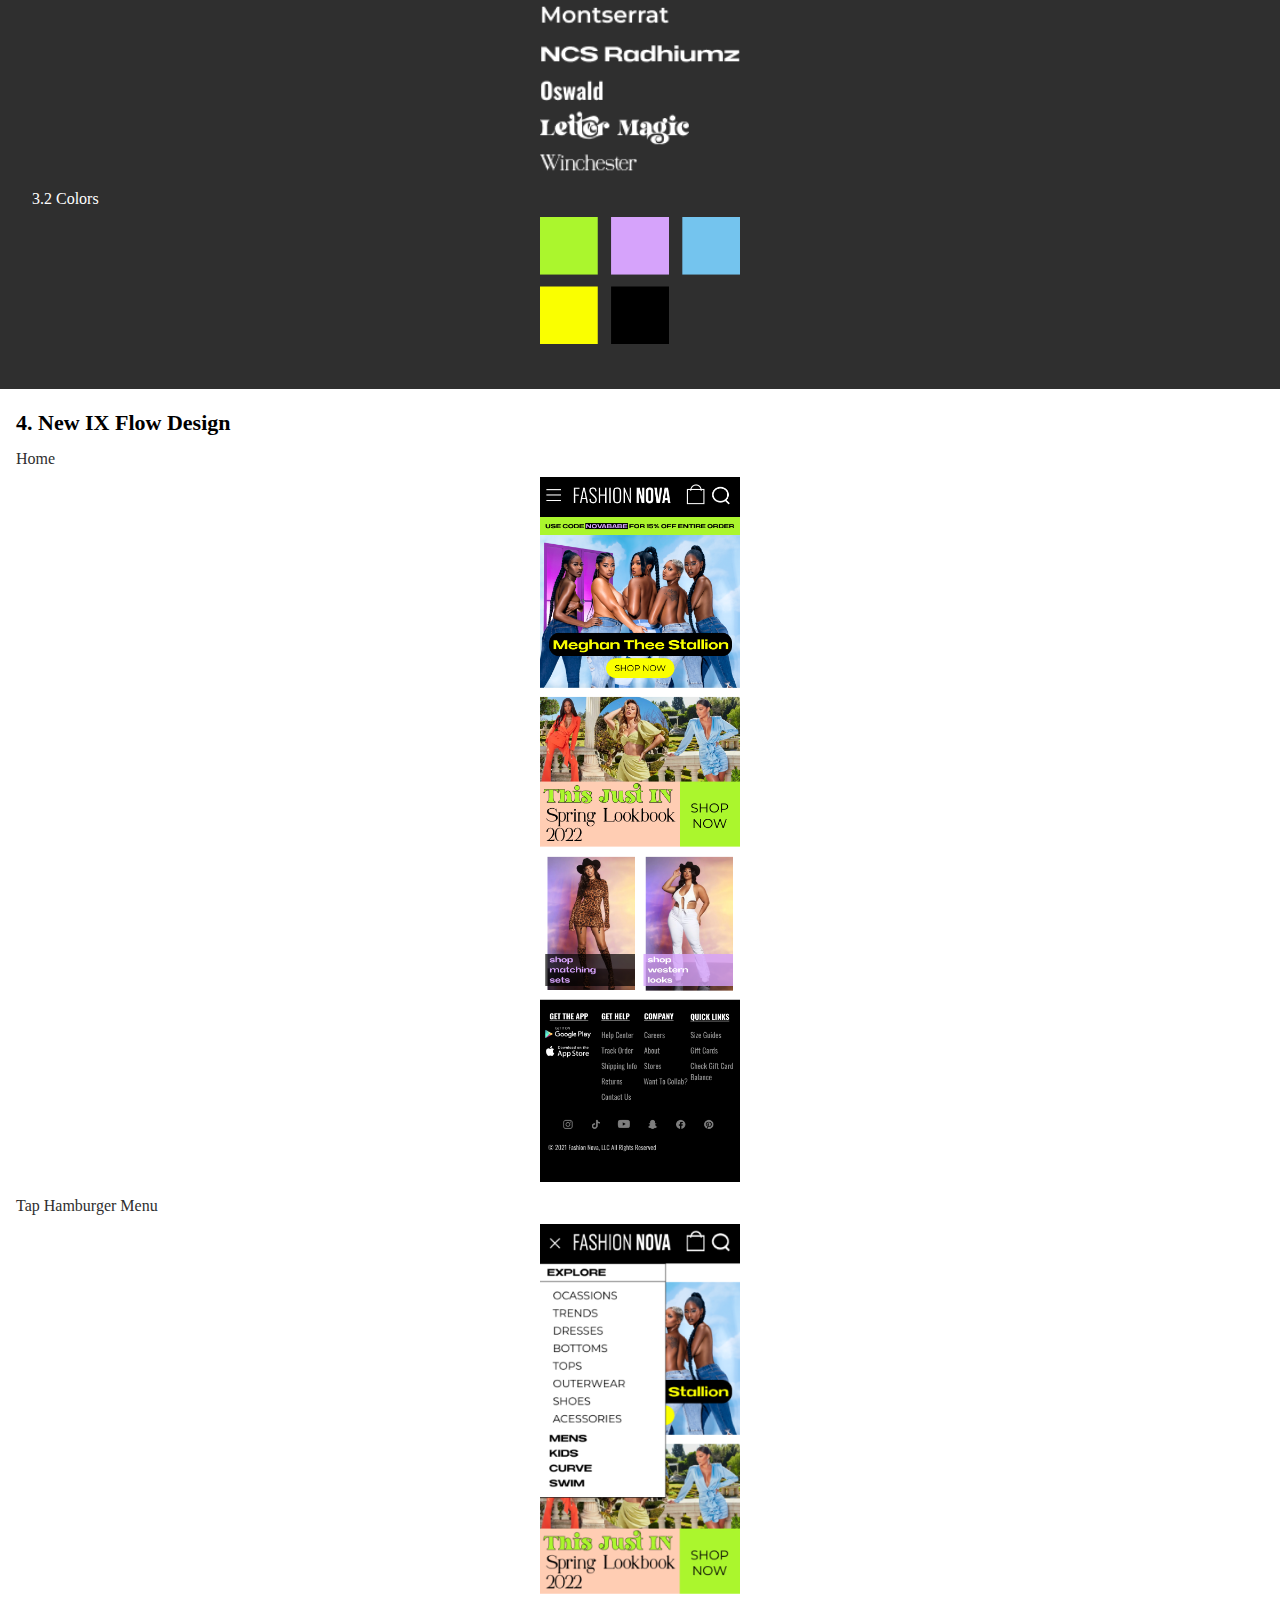
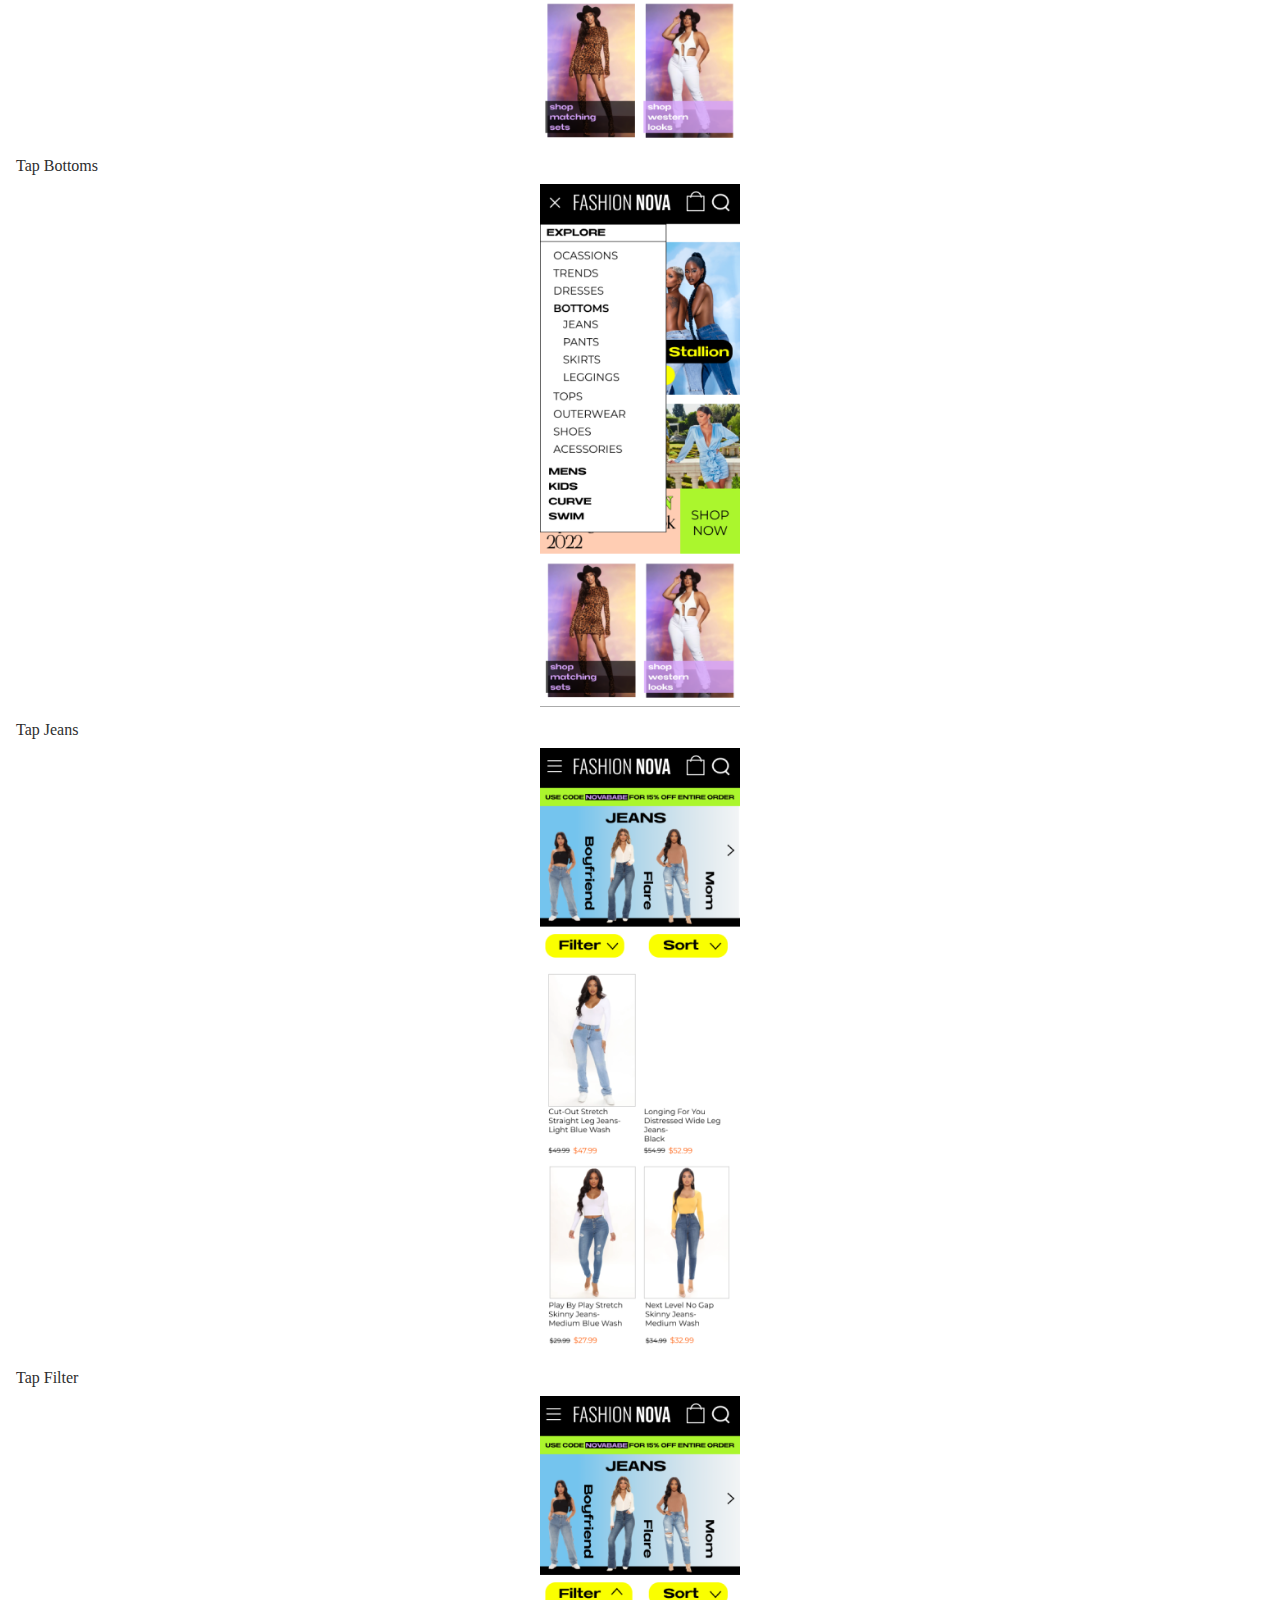
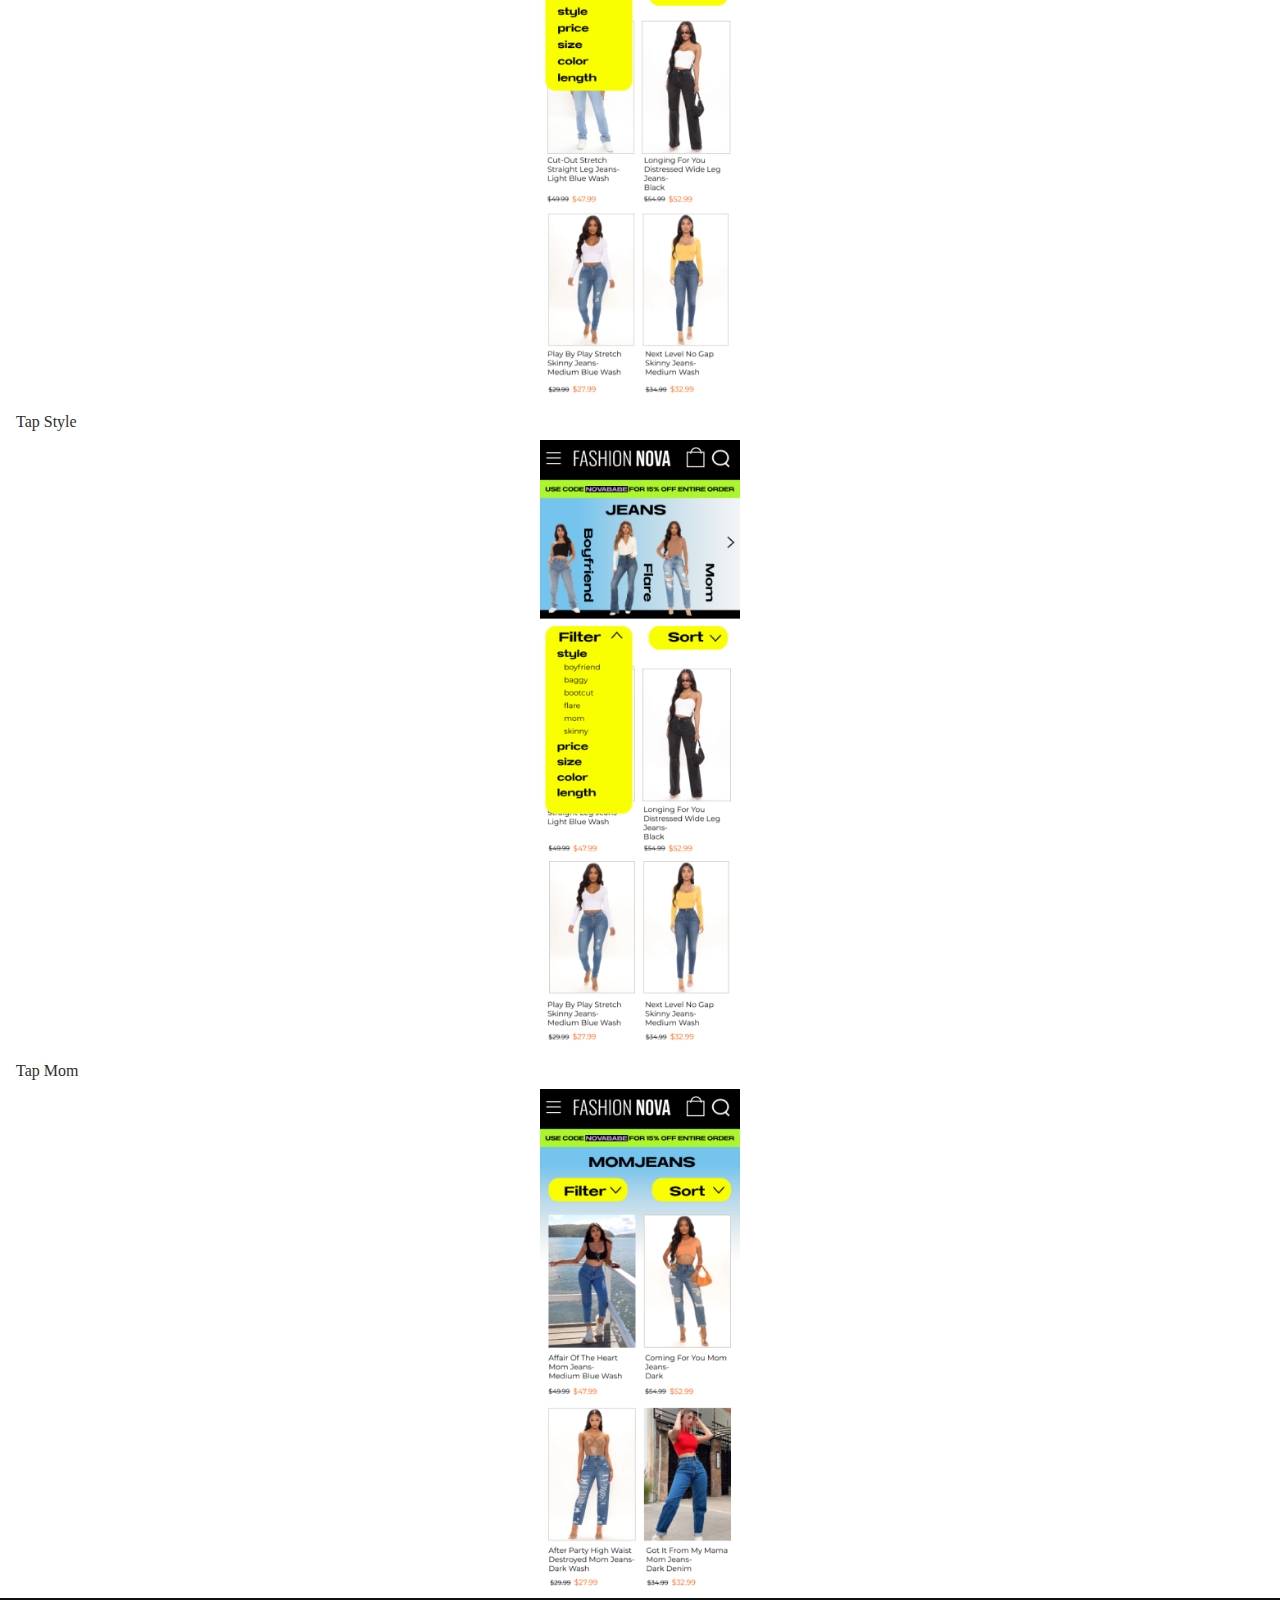
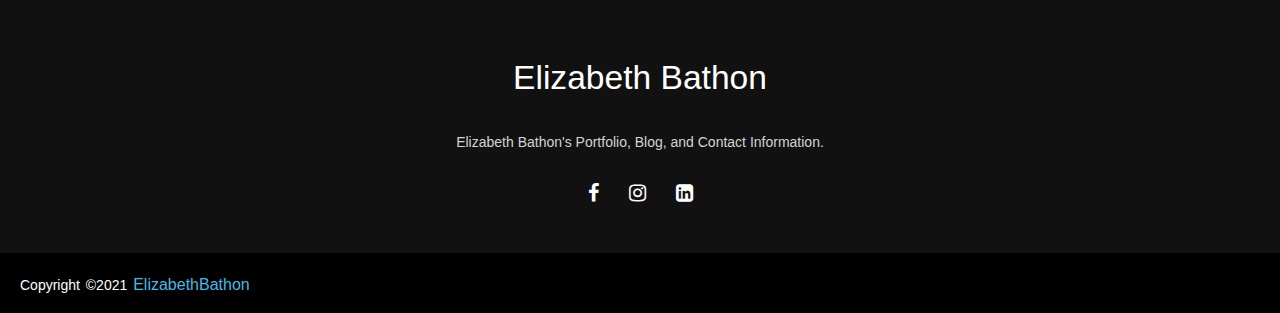
<file: novamobile.html>
<!DOCTYPE html>
<html lang="en">
<head>
    <link rel="stylesheet" href="styles/style.css">
    <link rel="stylesheet" href="styles/uxportfolio.css">
    <link href="https://fonts.cdnfonts.com/css/brittany-signature" rel="stylesheet">
    <link href="https://fonts.cdnfonts.com/css/proxima-nova-2" rel="stylesheet">
    <link href="https://cdnjs.cloudflare.com/ajax/libs/font-awesome/4.7.0/css/font-awesome.min.css" rel="stylesheet">
    <link rel="stylesheet" href="styles/bookreviews.css">
    <meta charset="UTF-8" />
    <meta name="viewport" content="width=device-width, initial-scale=1.0">
   
</head>

<body>

    <nav>
    <h2> <a href="about.html">Elizabeth Bathon</a></h2>
    <ul>
    
        <li><a href="about.html">About Me</a></li>
        <li><a href="uxportfolio.html">UX Portfolio</a></li>
        <li><a href="bookreviews.html">Book Reviews</a></li>
        <li><a href="contact.html">Contact</a></li>
    </ul>
    </nav>

    <h5 class="amtraktext">Fashion Nova Mobile Flow Redesign</h5>
    <h6 class= "amtraktext2">January - March 2022</h6>
    <img src="images/Fashion Nova Mobile.png" width="200">
    <h1>Overview</h1>
        <p class="amtraktext3">I analyzed the mobile design for the Fashion Nova,
            specifically the user flow for finding a pair of
            jeans. I rebranded and redesigned the flow, making
            a more streamlined and visually appealing process.
        </p>
    <h1 class="amtraktext">The Challenge</h1>
    <p class="amtraktext3">Fashion Nova's flow was clutterrd and lacked organization.
        To improve it, I needed to create clear filters and add
        intuitive ways for people to see and find what style of
        jeans they are looking for.  
    </p>
    <h1 class="amtraktext">User Persona</h1>
    <p class="amtraktext3">The average Fashion Nova user is typically a female between
        the ages of 14 and 35. Fashion Nova caters to women who want
        to feel sexy, selling tight, stretchy clothing and clubwear.
        The user of this site is tech-savvy, they are active on multiple
        social media platforms and are very conscious about their
        online image and presence. Fashion Nova does most of its marketing
        through collaborations with celebrities and influencers such as
        Cardi B and Megan Thee Stallion. Fashion Nova shoppers actively
        keep up with the trends and want to look/dress like their favorite celebrities.
    </p>
    <h1 class="amtraktext">Pain Points</h1>
<ul>
    <li class="amtraktext3">Confusing Web Layout</li>
    <li class="amtraktext3">Lack of navigation for item specificity</li>
    <li class="amtraktext3">Necessary information is not prominent</li>
</ul>
<h1 class="amtraktext">The Process</h1>
<h5 class="amtraktext">1. Define IX Flow and Create Wireframes</h5>
        <img src="images/Fashion Nova Mobile Wireframes 2.png" width="300">
<p class="amtraktext3">First, I defined the typical user flow for
    finding a pair of jeans, developing wireframes
    using some ideas for the redesign. </p>

    <div class="rebranding_block">
        <h5 class="amtraktext">Rebranding</h5>
            <h6 class="amtraktext2">3.1 Text Styles</h6>
            <img src="images/FNovaMobileFonts.png" width="200">
            <h6 class="amtraktext2">3.2 Colors</h6>
                <img src="images/FNovaMobileColors.png" width="200">
    </div>

    <h5 class="amtraktext">4. New IX Flow Design</h5>
    <h6 class="amtraktext2">Home</h6>
    <img src="images/Fashion Nova Mobile 1.png" width="200">
    <h6 class="amtraktext2">Tap Hamburger Menu</h6>
        <img src="images/FashionNova2.2.png" width="200">
    <h6 class="amtraktext2">Tap Bottoms</h6>
    <img src="images/NovaMobile 3.png" width="200">
    <h6 class="amtraktext2">Tap Jeans</h6>
    <img src="images/NovaMobile 4.png" width="200">
    <h6 class="amtraktext2">Tap Filter</h6>
    <img src="images/NovaMobile5.png" width="200">
    <h6 class="amtraktext2">Tap Style</h6>
    <img src="images/NovaMobile 6.png" width="200">
    <h6 class="amtraktext2">Tap Mom</h6>
    <img src="images/NovaMobile 7.png" width="200">

    <footer>
        <div class="footer-content">    
            <h2>Elizabeth Bathon</h2>
            <p>Elizabeth Bathon's Portfolio, Blog, and Contact Information.</p>
            <ul class="social">
                <li><a href="#"><i class="fa fa-facebook"></i></a></li>
                <li><a href="#"><i class="fa fa-instagram"></i></a></li>
                <li><a href="#"><i class="fa fa-linkedin-square"></i></a></li>
             </ul>
        </div>
        <div class="footer-bottom"> 
            <p>copyright &copy;2021 <a href="#">ElizabethBathon</a> </p>   
        </div>
    </footer>
</file>
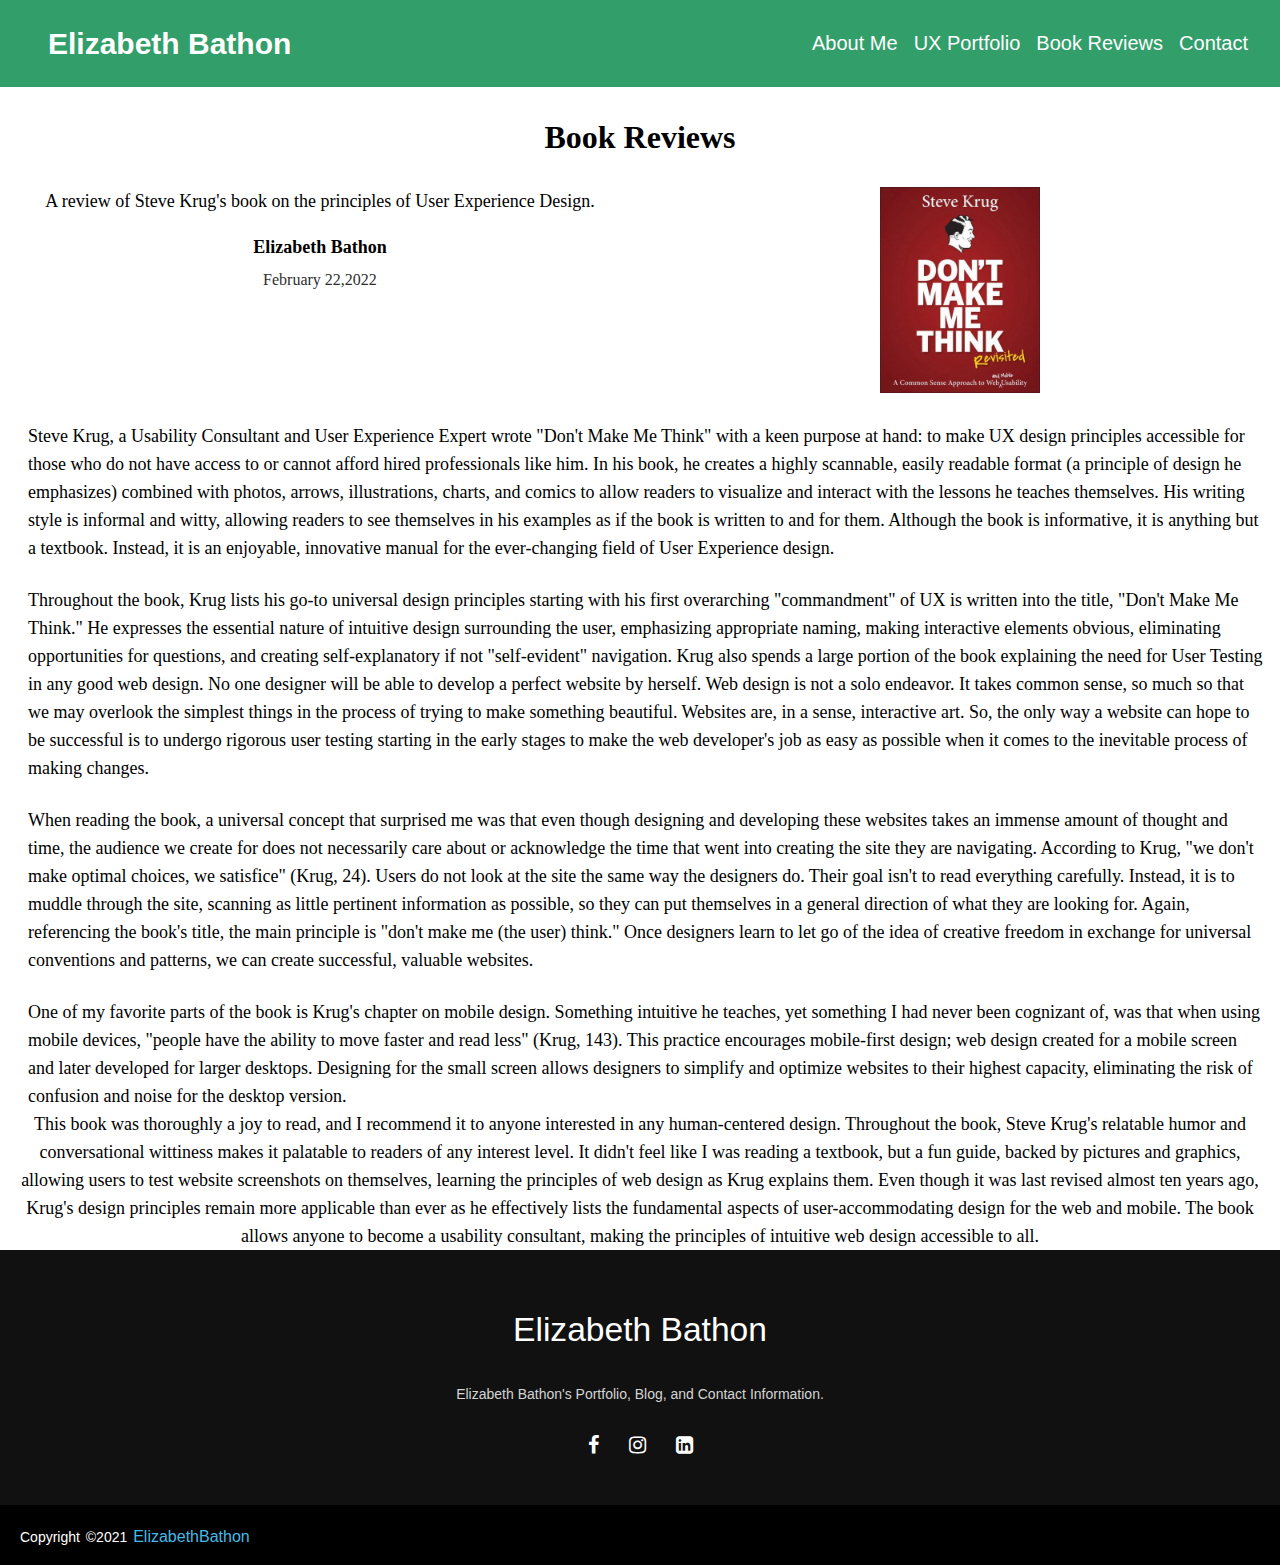
<file: stevekrug.html>
<!DOCTYPE html>
<html lang="en">
<head>
    <link rel="stylesheet" href="styles/style.css">
    <link href="https://fonts.cdnfonts.com/css/brittany-signature" rel="stylesheet">
    <link href="https://fonts.cdnfonts.com/css/proxima-nova-2" rel="stylesheet">
    <link href="https://cdnjs.cloudflare.com/ajax/libs/font-awesome/4.7.0/css/font-awesome.min.css" rel="stylesheet">
    <link rel="stylesheet" href="styles/bookreviews.css">
    <meta charset="UTF-8">
    <meta name="viewport" content="width=device-width, initial-scale=1.0">
   
</head>

<body>

    <nav>
        <h2> <a href="about.html">Elizabeth Bathon</a></h2>
    <ul>
    
        <li><a href="about.html">About Me</a></li>
        <li><a href="uxportfolio.html">UX Portfolio</a></li>
        <li><a href="bookreviews.html">Book Reviews</a></li>
        <li><a href="contact.html">Contact</a></li>
    </ul>
    </nav>

    <h1>Book Reviews</h1>
    <div class="container">
        <h3 class="title"> A review of Steve Krug's book on the principles of User Experience Design.</h3>
        <h5 class="author">Elizabeth Bathon</h5>
        <h6 class="date"> February 22,2022 </h6>
    </div>
    <a href = "stevekrug.html">
        <img src= "images/SteveKrug.jpg" width=160/>
    </a>

    <h3 class ="paragraphcontent"> 
        Steve Krug, a Usability Consultant and User Experience Expert wrote "Don't Make Me Think" 
        with a keen purpose at hand: to make UX design principles accessible for those who do not 
        have access to or cannot afford hired professionals like him. In his book, he creates a 
        highly scannable, easily readable format (a principle of design he emphasizes) combined 
        with photos, arrows, illustrations, charts, and comics to allow readers to visualize and 
        interact with the lessons he teaches themselves. His writing style is informal and witty, 
        allowing readers to see themselves in his examples as if the book is written to and for them. 
        Although the book is informative, it is anything but a textbook. Instead, it is an enjoyable, 
        innovative manual for the ever-changing field of User Experience design. </h3>
        
        <h3 class ="paragraphcontent">Throughout the book, Krug lists his go-to universal design principles starting with his first overarching "commandment" 
        of UX is written into the title, "Don't Make Me Think." He expresses the essential nature of 
        intuitive design surrounding the user, emphasizing appropriate naming, making interactive elements 
        obvious, eliminating opportunities for questions, and creating self-explanatory if not "self-evident" 
        navigation. Krug also spends a large portion of the book explaining the need for User Testing in any 
        good web design. No one designer will be able to develop a perfect website by herself. Web design is 
        not a solo endeavor. It takes common sense, so much so that we may overlook the simplest things in the 
        process of trying to make something beautiful. Websites are, in a sense, interactive art. So, the only 
        way a website can hope to be successful is to undergo rigorous user testing starting in the early stages 
        to make the web developer's job as easy as possible when it comes to the inevitable process of making changes.</h3>
        
        <h3 class ="paragraphcontent">When reading the book, a universal concept that surprised me was that even though designing and developing 
        these websites takes an immense amount of thought and time, the audience we create for does not necessarily 
        care about or acknowledge the time that went into creating the site they are navigating. According to Krug, 
        "we don't make optimal choices, we satisfice" (Krug, 24). Users do not look at the site the same way the 
        designers do. Their goal isn't to read everything carefully. Instead, it is to muddle through the site, 
        scanning as little pertinent information as possible, so they can put themselves in a general direction 
        of what they are looking for. Again, referencing the book's title, the main principle is "don't make me 
        (the user) think." Once designers learn to let go of the idea of creative freedom in exchange for universal 
        conventions and patterns, we can create successful, valuable websites. </h3>
        
        <h3 class ="paragraphcontent">One of my favorite parts of the book 
        is Krug's chapter on mobile design. Something intuitive he teaches, yet something I had never been cognizant 
        of, was that when using mobile devices, "people have the ability to move faster and read less" (Krug, 143). 
        This practice encourages mobile-first design; web design created for a mobile screen and later developed for 
        larger desktops. Designing for the small screen allows designers to simplify and optimize websites to their 
        highest capacity, eliminating the risk of confusion and noise for the desktop version.</h3> <h3 class ="yikes"> This book was thoroughly 
        a joy to read, and I recommend it to anyone interested in any human-centered design. Throughout the book, 
        Steve Krug's relatable humor and conversational wittiness makes it palatable to readers of any interest level. 
        It didn't feel like I was reading a textbook, but a fun guide, backed by pictures and graphics, allowing users 
        to test website screenshots on themselves, learning the principles of web design as Krug explains them. Even 
        though it was last revised almost ten years ago, Krug's design principles remain more applicable than ever as 
        he effectively lists the fundamental aspects of user-accommodating design for the web and mobile. The book 
        allows anyone to become a usability consultant, making the principles of intuitive web design accessible to all.</h3>

        <footer>
            <div class="footer-content">    
                <h2>Elizabeth Bathon</h2>
                <p>Elizabeth Bathon's Portfolio, Blog, and Contact Information.</p>
                <ul class="social">
                    <li><a href="#"><i class="fa fa-facebook"></i></a></li>
                    <li><a href="#"><i class="fa fa-instagram"></i></a></li>
                    <li><a href="#"><i class="fa fa-linkedin-square"></i></a></li>
                 </ul>
            </div>
            <div class="footer-bottom"> 
                <p>copyright &copy;2021 <a href="#">ElizabethBathon</a> </p>   
            </div>
        </footer>
</file>
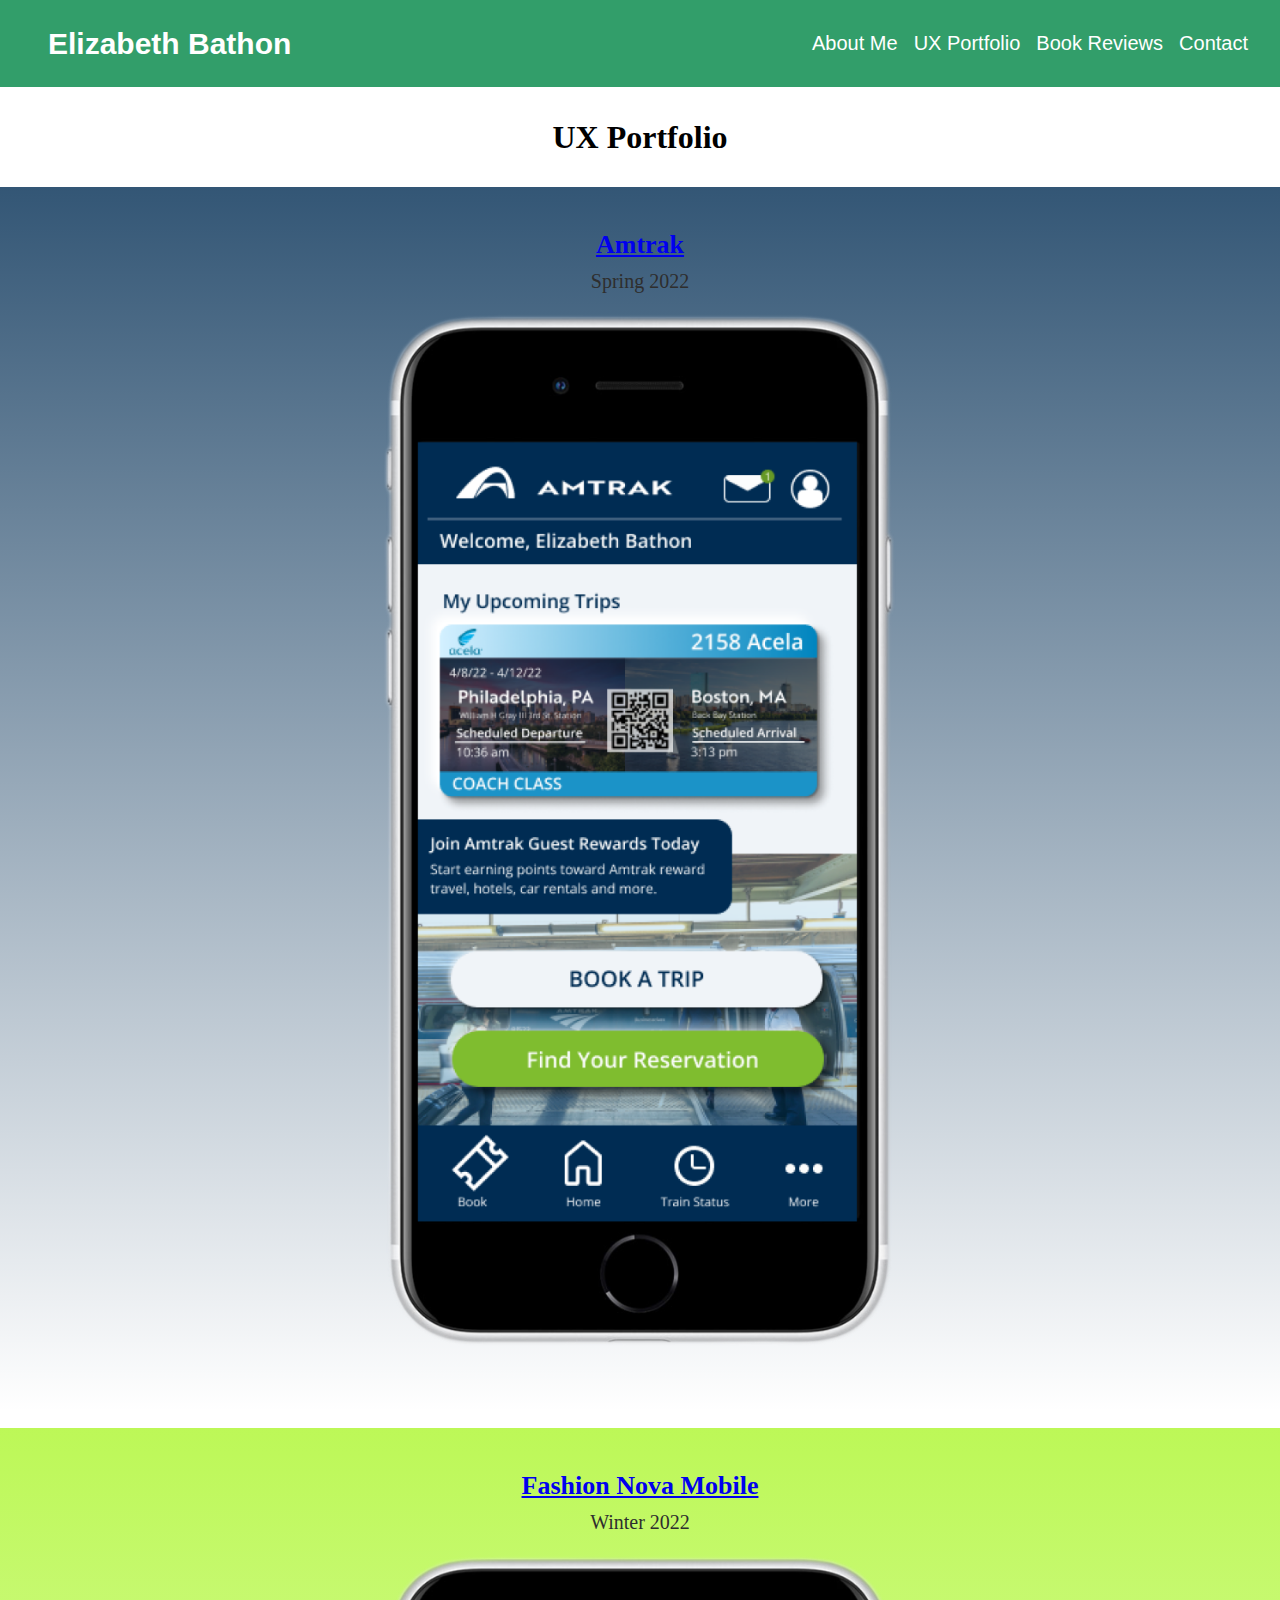
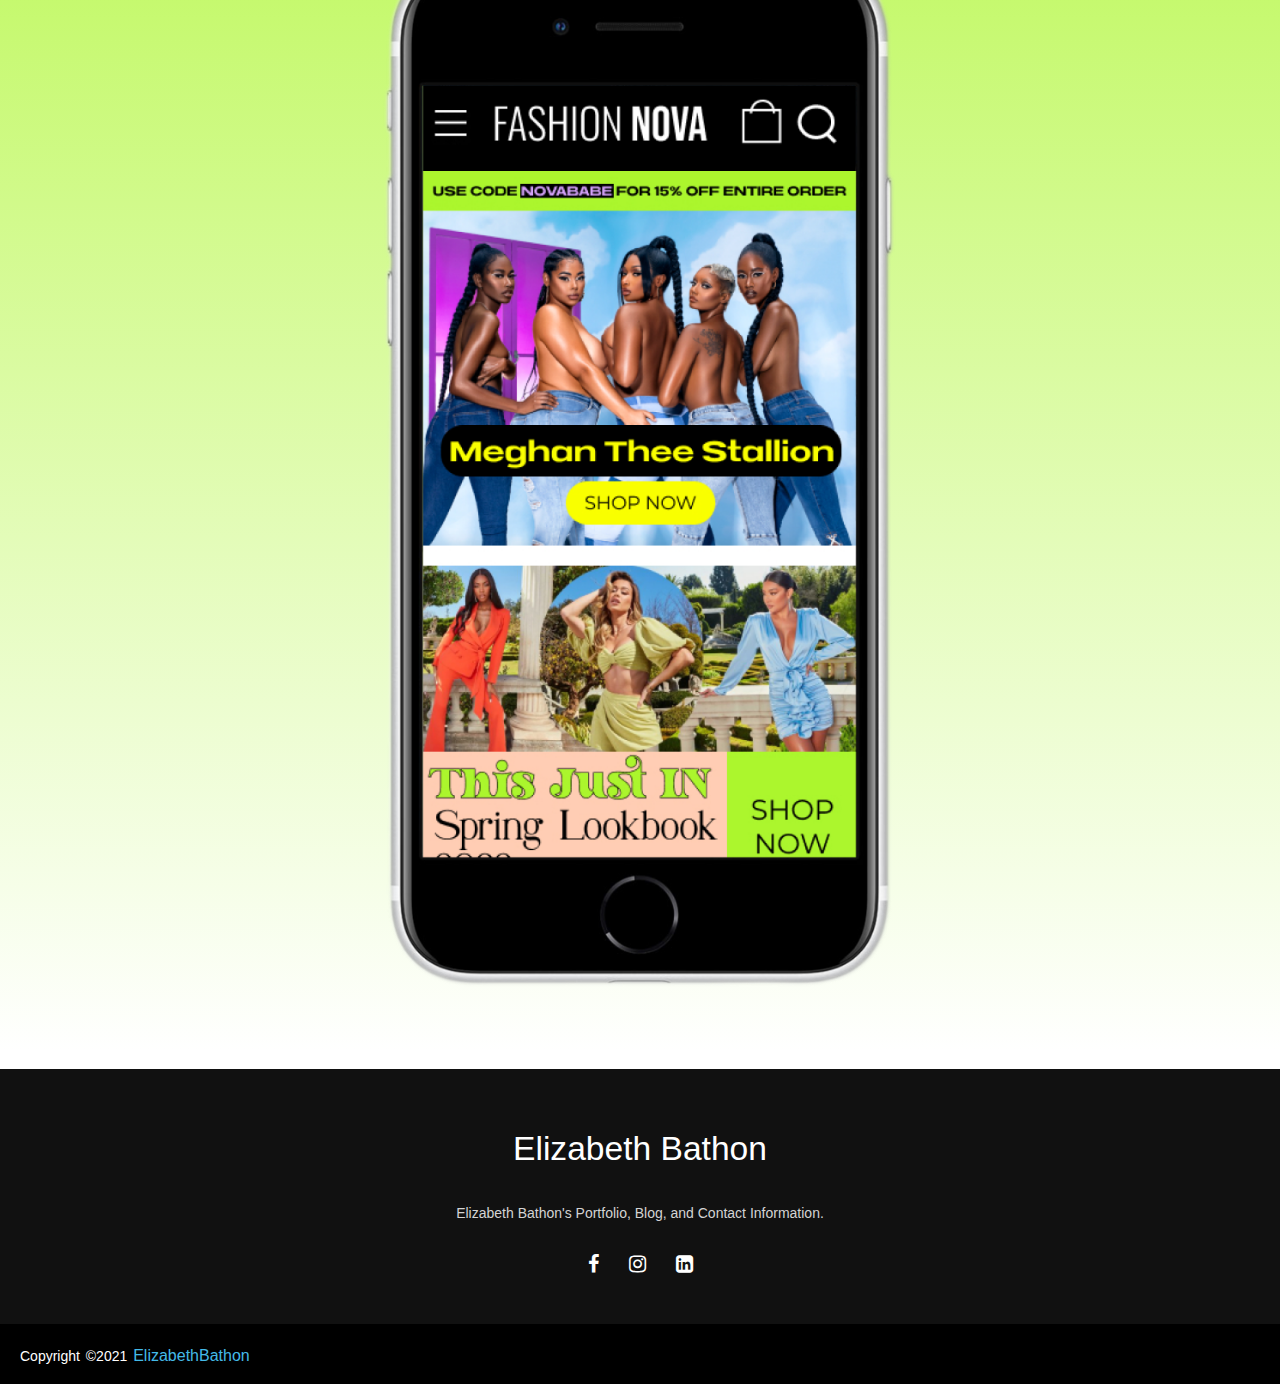
<file: uxportfolio.html>
<!DOCTYPE html>
<html lang="en">
<head>
    <link rel="stylesheet" href="styles/style.css">
    <link href="https://fonts.cdnfonts.com/css/brittany-signature" rel="stylesheet">
    <link href="https://fonts.cdnfonts.com/css/proxima-nova-2" rel="stylesheet">
    <link href="https://cdnjs.cloudflare.com/ajax/libs/font-awesome/4.7.0/css/font-awesome.min.css" rel="stylesheet">
    <link rel="stylesheet" href="styles/bookreviews.css">
    <meta charset="UTF-8" />
    <meta name="viewport" content="width=device-width, initial-scale=1.0">
   
</head>

<body>

    <nav>
    <h2> <a href="about.html">Elizabeth Bathon</a></h2>
    <ul>
    
        <li><a href="about.html">About Me</a></li>
        <li><a href="uxportfolio.html">UX Portfolio</a></li>
        <li><a href="bookreviews.html">Book Reviews</a></li>
        <li><a href="contact.html">Contact</a></li>
    </ul>
    </nav>

    <h1>UX Portfolio</h1>

    <div class="amtrak_square">
        <h5><a href="amtrak.html">Amtrak</a></h5>
        <h6>Spring 2022</h6>
        <a href="amtrak.html">
        <img src="images/amtrak_iphone_lrg.png" width="200" class="amtrak"/>
        </a>
    </div>
    
    <div class="nova_square">
        <h5><a href="novamobile.html">Fashion Nova Mobile</a></h5>
        <h6>Winter 2022</h6>
        <img src="images/Fashion Nova Mobile.png" width="200" class="Nova">
    </div>
    
    
    </body>
    
    <footer>
        <div class="footer-content">    
            <h2>Elizabeth Bathon</h2>
            <p>Elizabeth Bathon's Portfolio, Blog, and Contact Information.</p>
            <ul class="social">
                <li><a href="#"><i class="fa fa-facebook"></i></a></li>
                <li><a href="#"><i class="fa fa-instagram"></i></a></li>
                <li><a href="#"><i class="fa fa-linkedin-square"></i></a></li>
             </ul>
        </div>
        <div class="footer-bottom"> 
            <p>copyright &copy;2021 <a href="#">ElizabethBathon</a> </p>   
        </div>
    </footer>
</html>
</file>
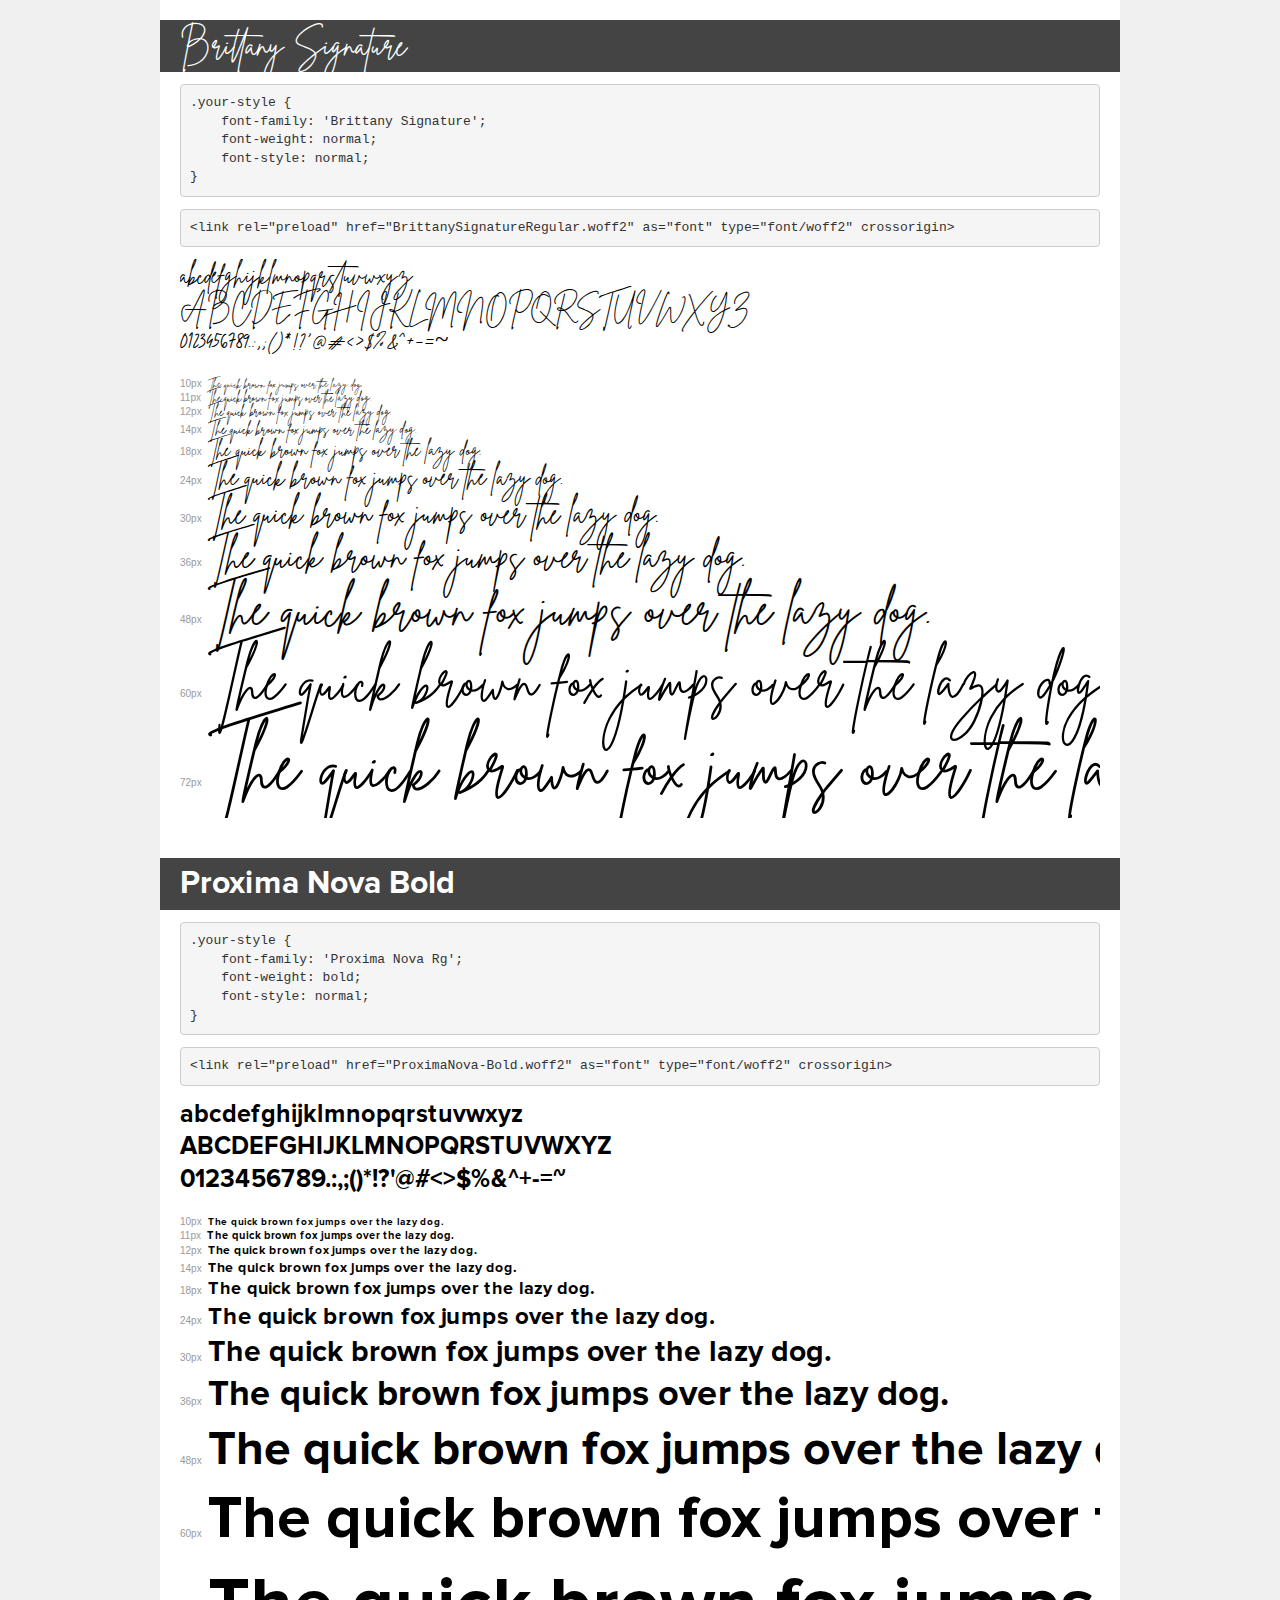
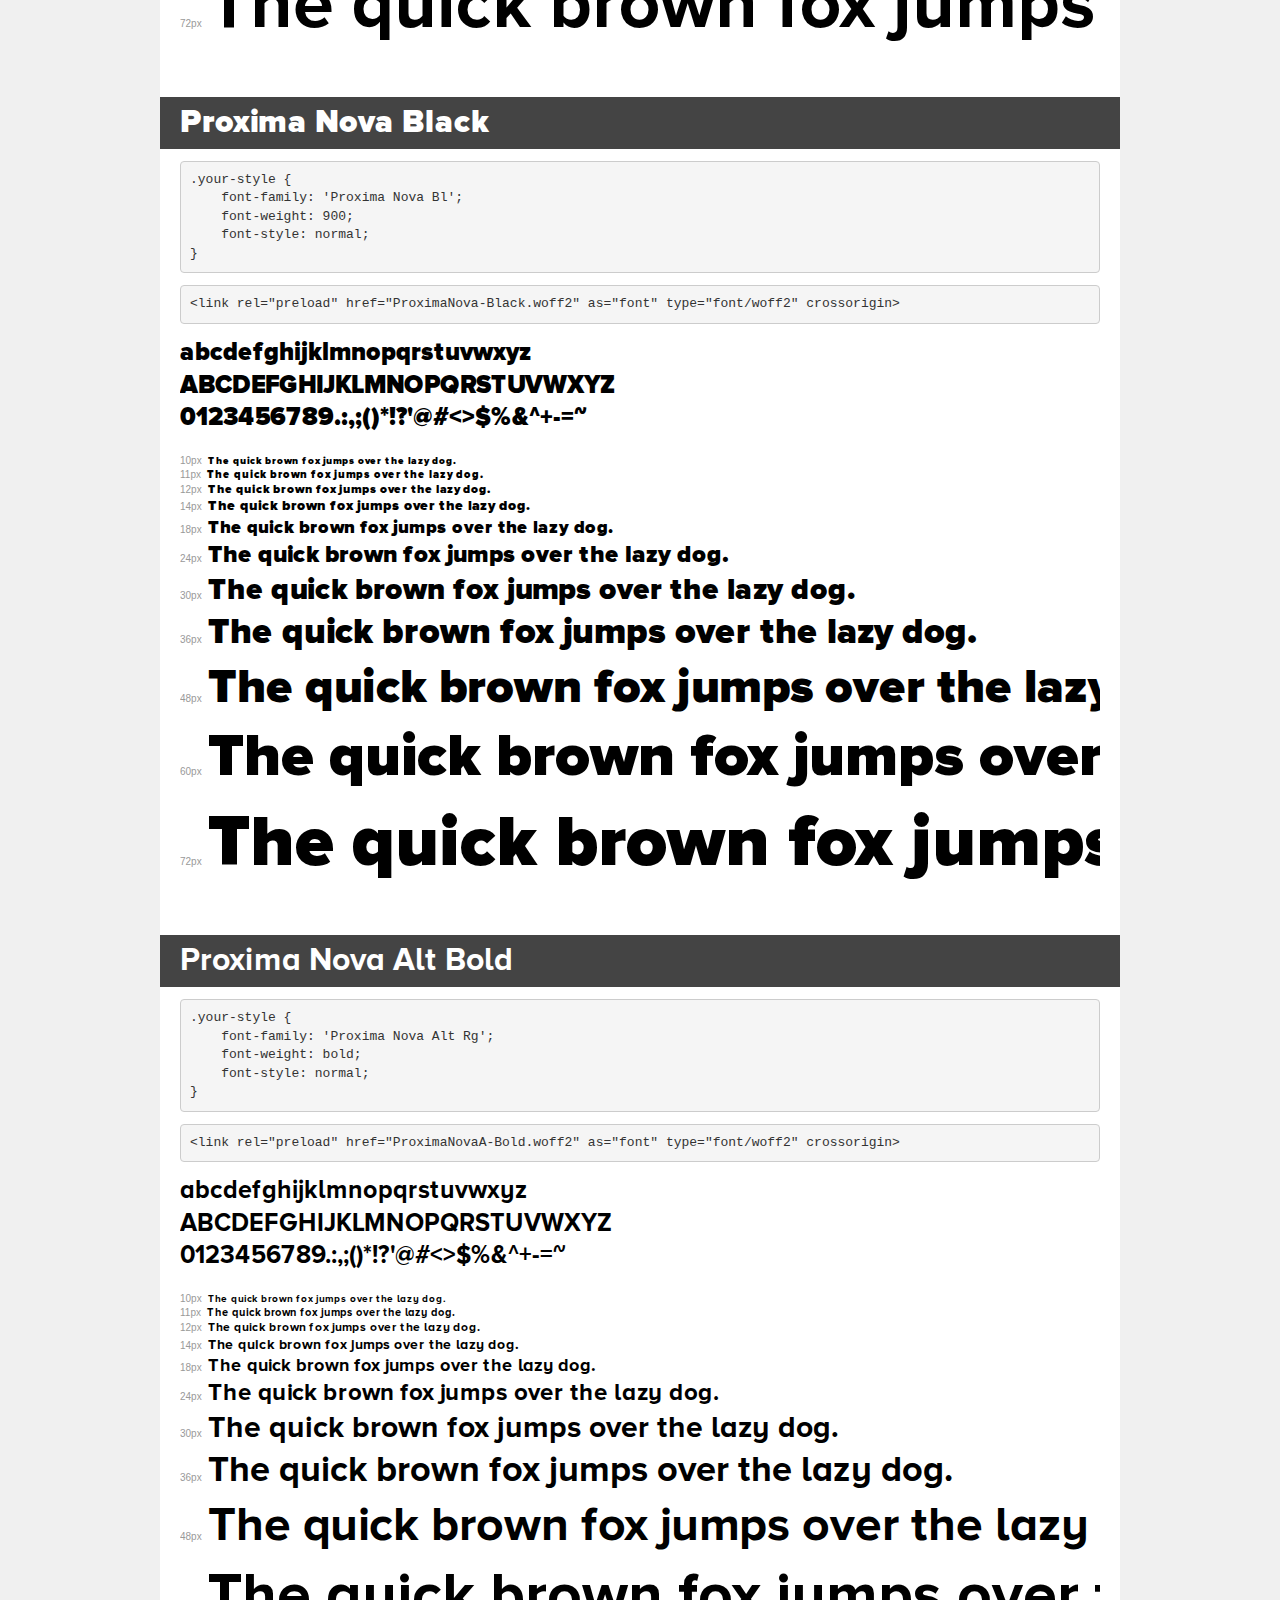
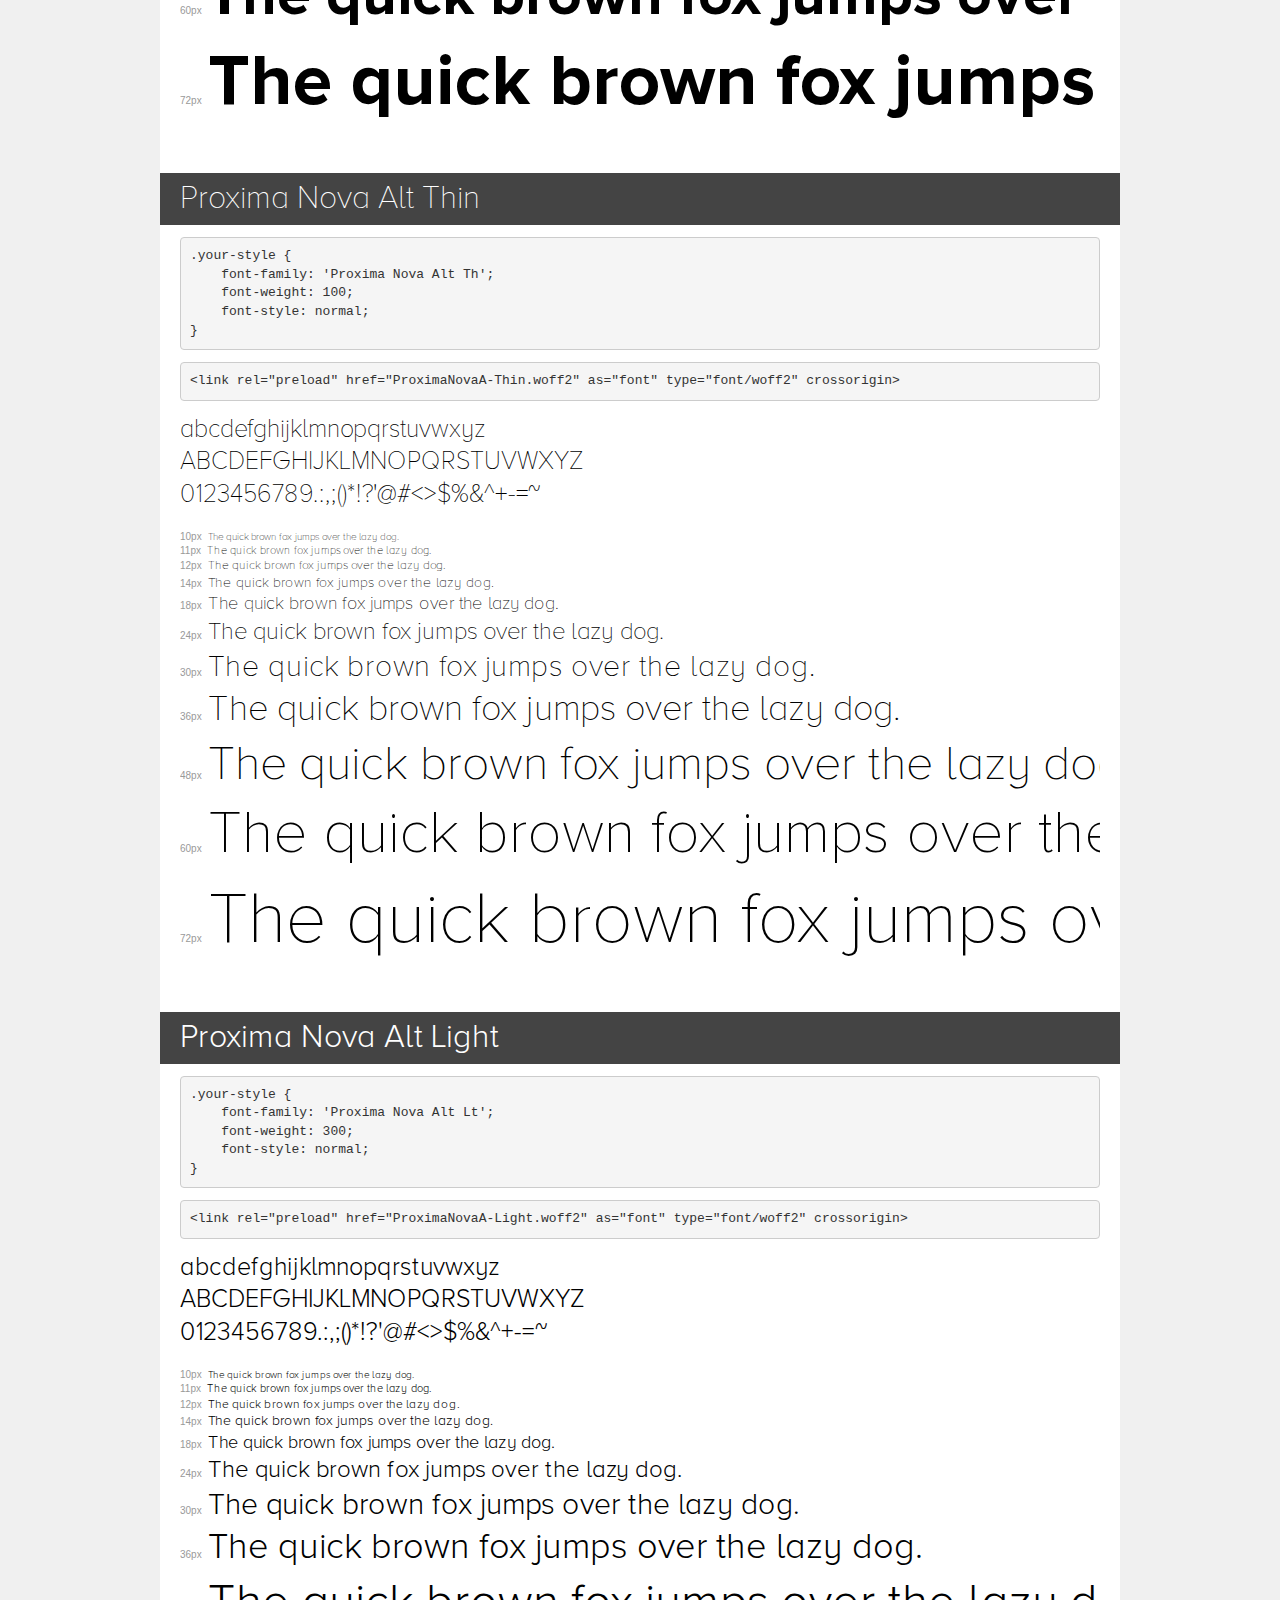
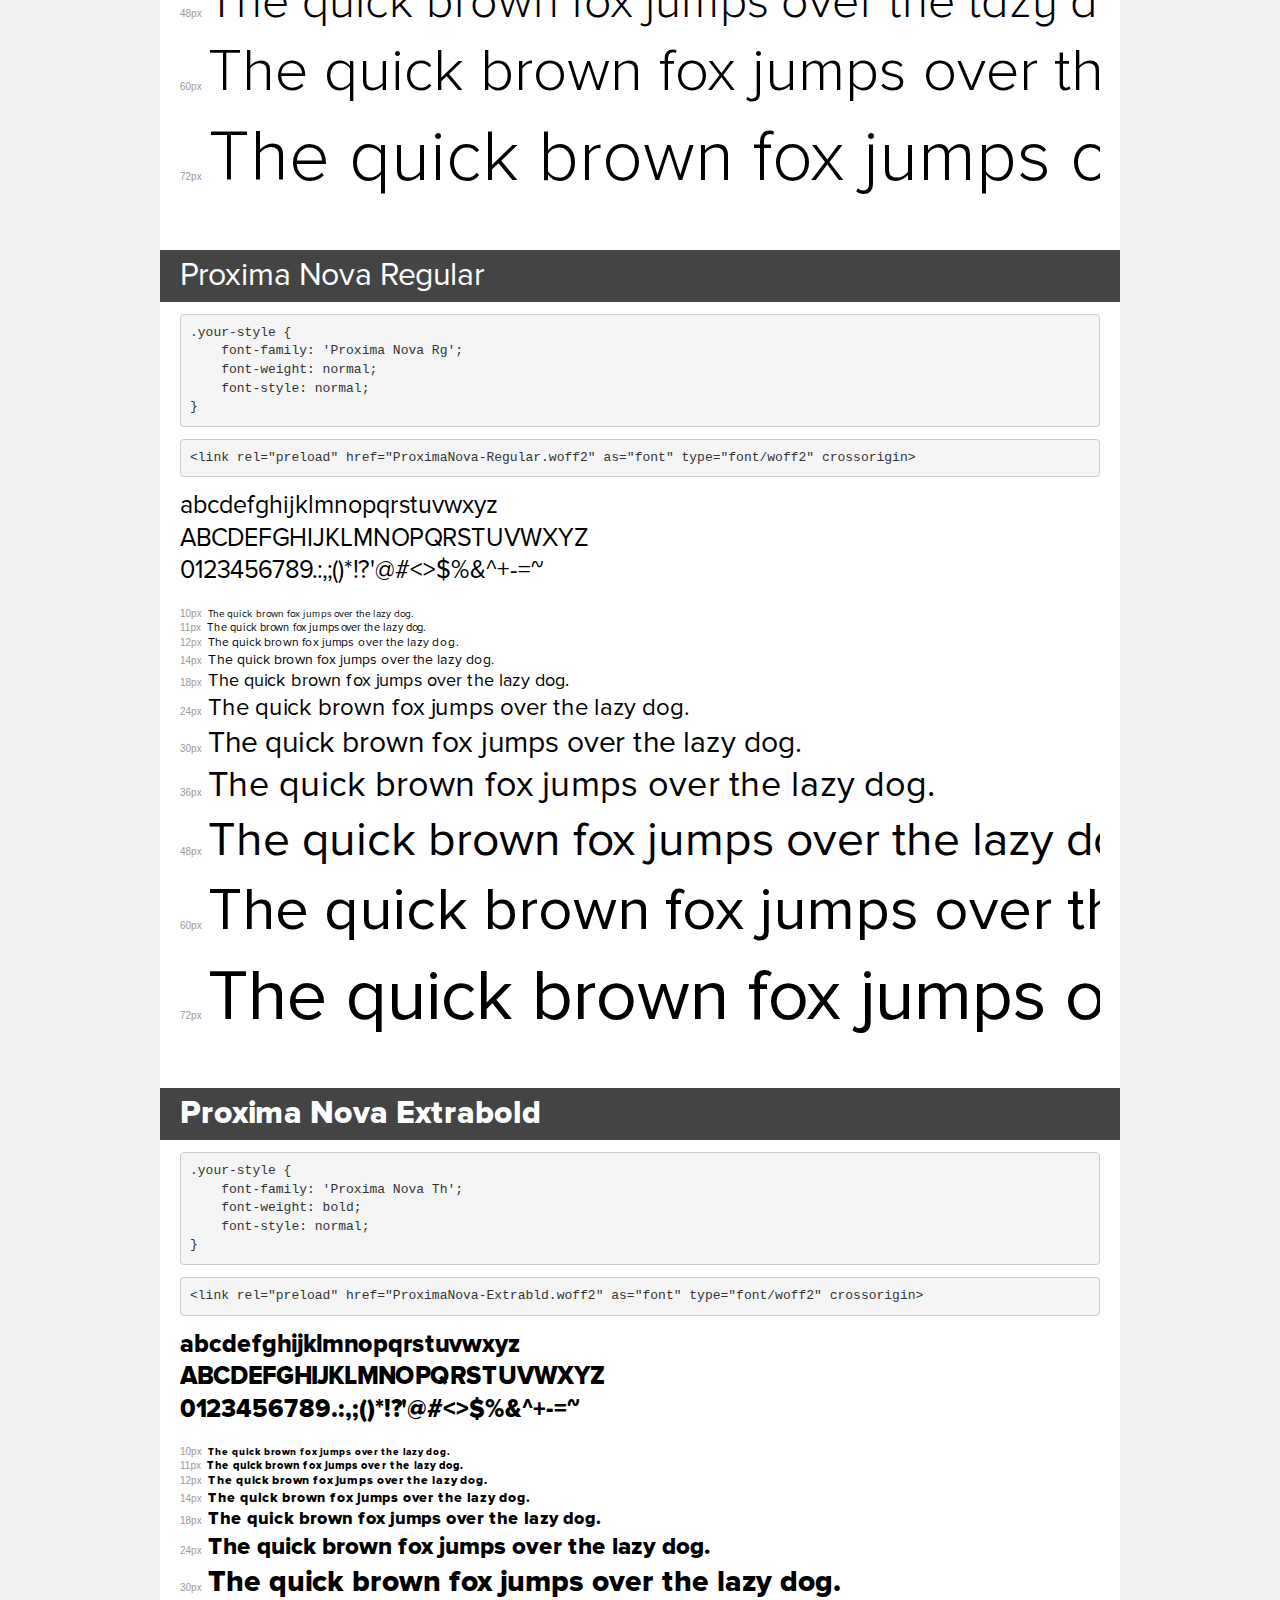
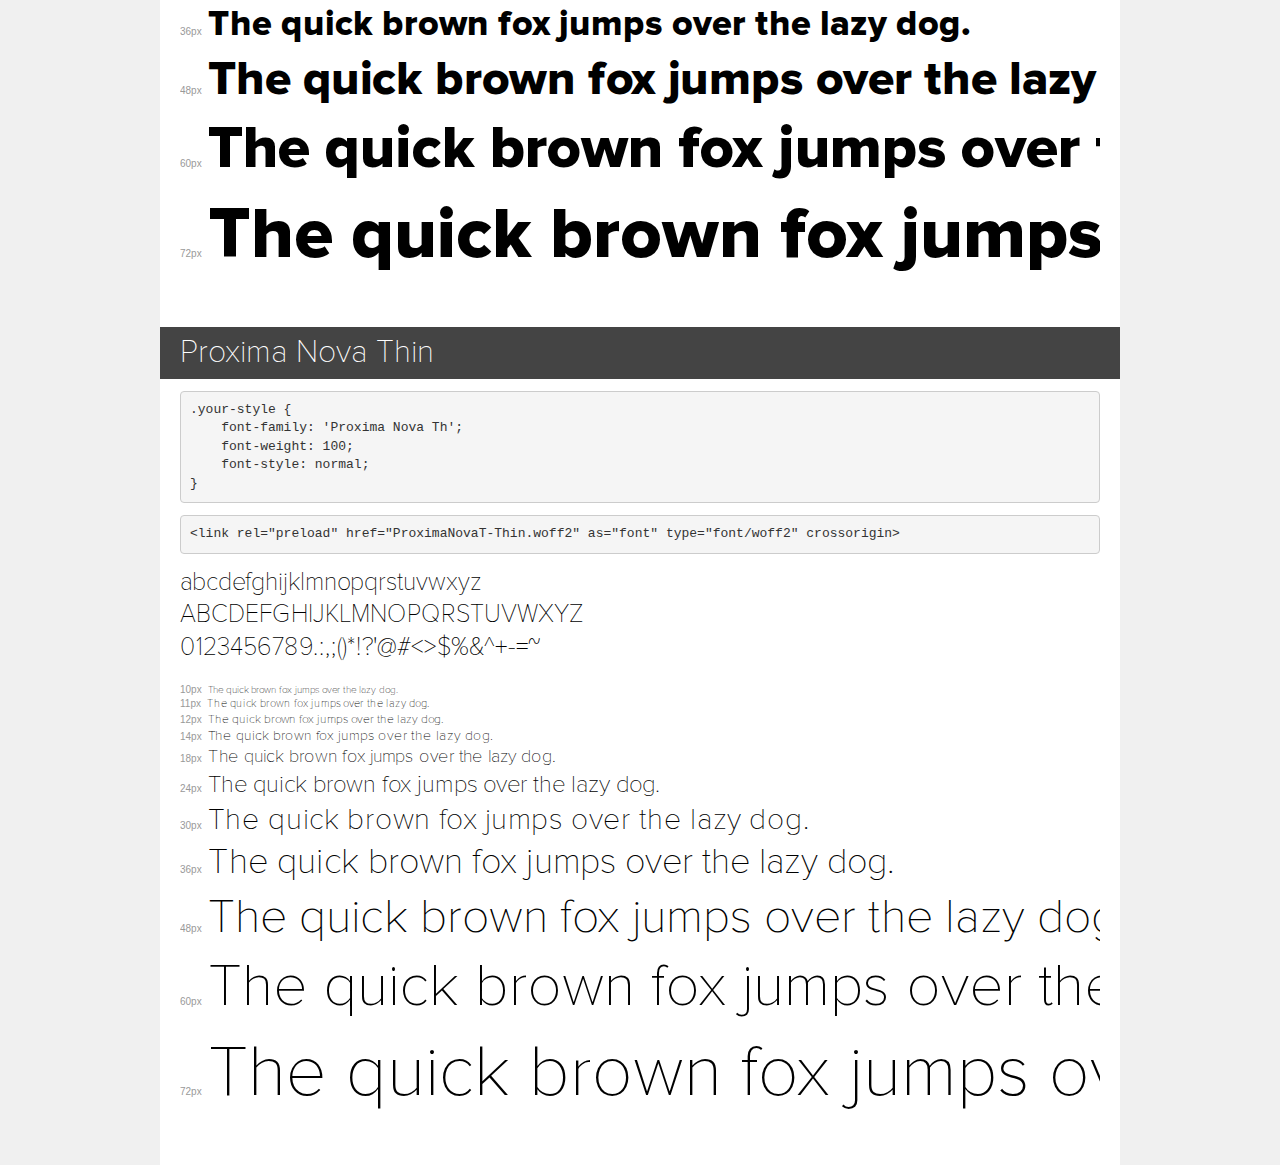
<file: fonts/transfonter.org-20221207-002442/demo.html>
<!DOCTYPE html>
<html lang="en">
<head>
    <meta charset="utf-8">
    <meta http-equiv="X-UA-Compatible" content="IE=edge">
    <meta name="viewport" content="width=device-width, initial-scale=1">
    <meta name="robots" content="noindex, noarchive">
    <meta name="format-detection" content="telephone=no">
    <title>Transfonter demo</title>
    <link href="stylesheet.css" rel="stylesheet">
    <style>
        /*
        http://meyerweb.com/eric/tools/css/reset/
        v2.0 | 20110126
        License: none (public domain)
        */
        html, body, div, span, applet, object, iframe,
        h1, h2, h3, h4, h5, h6, p, blockquote, pre,
        a, abbr, acronym, address, big, cite, code,
        del, dfn, em, img, ins, kbd, q, s, samp,
        small, strike, strong, sub, sup, tt, var,
        b, u, i, center,
        dl, dt, dd, ol, ul, li,
        fieldset, form, label, legend,
        table, caption, tbody, tfoot, thead, tr, th, td,
        article, aside, canvas, details, embed,
        figure, figcaption, footer, header, hgroup,
        menu, nav, output, ruby, section, summary,
        time, mark, audio, video {
            margin: 0;
            padding: 0;
            border: 0;
            font-size: 100%;
            font: inherit;
            vertical-align: baseline;
        }
        /* HTML5 display-role reset for older browsers */
        article, aside, details, figcaption, figure,
        footer, header, hgroup, menu, nav, section {
            display: block;
        }
        body {
            line-height: 1;
        }
        ol, ul {
            list-style: none;
        }
        blockquote, q {
            quotes: none;
        }
        blockquote:before, blockquote:after,
        q:before, q:after {
            content: '';
            content: none;
        }
        table {
            border-collapse: collapse;
            border-spacing: 0;
        }
        /* demo styles */
        body {
            background: #f0f0f0;
            color: #000;
        }
        .page {
            background: #fff;
            width: 920px;
            margin: 0 auto;
            padding: 20px 20px 0 20px;
            overflow: hidden;
        }
        .font-container {
            overflow-x: auto;
            overflow-y: hidden;
            margin-bottom: 40px;
            line-height: 1.3;
            white-space: nowrap;
            padding-bottom: 5px;
        }
        h1 {
            position: relative;
            background: #444;
            font-size: 32px;
            color: #fff;
            padding: 10px 20px;
            margin: 0 -20px 12px -20px;
        }
        .letters {
            font-size: 25px;
            margin-bottom: 20px;
        }
        .s10:before {
            content: '10px';
        }
        .s11:before {
            content: '11px';
        }
        .s12:before {
            content: '12px';
        }
        .s14:before {
            content: '14px';
        }
        .s18:before {
            content: '18px';
        }
        .s24:before {
            content: '24px';
        }
        .s30:before {
            content: '30px';
        }
        .s36:before {
            content: '36px';
        }
        .s48:before {
            content: '48px';
        }
        .s60:before {
            content: '60px';
        }
        .s72:before {
            content: '72px';
        }
        .s10:before, .s11:before, .s12:before, .s14:before,
        .s18:before, .s24:before, .s30:before, .s36:before,
        .s48:before, .s60:before, .s72:before {
            font-family: Arial, sans-serif;
            font-size: 10px;
            font-weight: normal;
            font-style: normal;
            color: #999;
            padding-right: 6px;
        }
        pre {
            display: block;
            padding: 9px;
            margin: 0 0 12px;
            font-family: Monaco, Menlo, Consolas, "Courier New", monospace;
            font-size: 13px;
            line-height: 1.428571429;
            color: #333;
            font-weight: normal;
            font-style: normal;
            background-color: #f5f5f5;
            border: 1px solid #ccc;
            overflow-x: auto;
            border-radius: 4px;
        }
        /* responsive */
        @media (max-width: 959px) {
            .page {
                width: auto;
                margin: 0;
            }
        }
    </style>
</head>
<body>
<div class="page">
    <div class="demo">
        <h1 style="font-family: 'Brittany Signature'; font-weight: normal; font-style: normal;">Brittany Signature</h1>
        <pre title="Usage">.your-style {
    font-family: 'Brittany Signature';
    font-weight: normal;
    font-style: normal;
}</pre>
        <pre title="Preload (optional)">
&lt;link rel=&quot;preload&quot; href=&quot;BrittanySignatureRegular.woff2&quot; as=&quot;font&quot; type=&quot;font/woff2&quot; crossorigin&gt;</pre>
        <div class="font-container" style="font-family: 'Brittany Signature'; font-weight: normal; font-style: normal;">
            <p class="letters">
                abcdefghijklmnopqrstuvwxyz<br>
ABCDEFGHIJKLMNOPQRSTUVWXYZ<br>
                0123456789.:,;()*!?'@#&lt;&gt;$%&^+-=~
            </p>
            <p class="s10" style="font-size: 10px;">The quick brown fox jumps over the lazy dog.</p>
            <p class="s11" style="font-size: 11px;">The quick brown fox jumps over the lazy dog.</p>
            <p class="s12" style="font-size: 12px;">The quick brown fox jumps over the lazy dog.</p>
            <p class="s14" style="font-size: 14px;">The quick brown fox jumps over the lazy dog.</p>
            <p class="s18" style="font-size: 18px;">The quick brown fox jumps over the lazy dog.</p>
            <p class="s24" style="font-size: 24px;">The quick brown fox jumps over the lazy dog.</p>
            <p class="s30" style="font-size: 30px;">The quick brown fox jumps over the lazy dog.</p>
            <p class="s36" style="font-size: 36px;">The quick brown fox jumps over the lazy dog.</p>
            <p class="s48" style="font-size: 48px;">The quick brown fox jumps over the lazy dog.</p>
            <p class="s60" style="font-size: 60px;">The quick brown fox jumps over the lazy dog.</p>
            <p class="s72" style="font-size: 72px;">The quick brown fox jumps over the lazy dog.</p>
        </div>
    </div>

    <div class="demo">
        <h1 style="font-family: 'Proxima Nova Rg'; font-weight: bold; font-style: normal;">Proxima Nova Bold</h1>
        <pre title="Usage">.your-style {
    font-family: 'Proxima Nova Rg';
    font-weight: bold;
    font-style: normal;
}</pre>
        <pre title="Preload (optional)">
&lt;link rel=&quot;preload&quot; href=&quot;ProximaNova-Bold.woff2&quot; as=&quot;font&quot; type=&quot;font/woff2&quot; crossorigin&gt;</pre>
        <div class="font-container" style="font-family: 'Proxima Nova Rg'; font-weight: bold; font-style: normal;">
            <p class="letters">
                abcdefghijklmnopqrstuvwxyz<br>
ABCDEFGHIJKLMNOPQRSTUVWXYZ<br>
                0123456789.:,;()*!?'@#&lt;&gt;$%&^+-=~
            </p>
            <p class="s10" style="font-size: 10px;">The quick brown fox jumps over the lazy dog.</p>
            <p class="s11" style="font-size: 11px;">The quick brown fox jumps over the lazy dog.</p>
            <p class="s12" style="font-size: 12px;">The quick brown fox jumps over the lazy dog.</p>
            <p class="s14" style="font-size: 14px;">The quick brown fox jumps over the lazy dog.</p>
            <p class="s18" style="font-size: 18px;">The quick brown fox jumps over the lazy dog.</p>
            <p class="s24" style="font-size: 24px;">The quick brown fox jumps over the lazy dog.</p>
            <p class="s30" style="font-size: 30px;">The quick brown fox jumps over the lazy dog.</p>
            <p class="s36" style="font-size: 36px;">The quick brown fox jumps over the lazy dog.</p>
            <p class="s48" style="font-size: 48px;">The quick brown fox jumps over the lazy dog.</p>
            <p class="s60" style="font-size: 60px;">The quick brown fox jumps over the lazy dog.</p>
            <p class="s72" style="font-size: 72px;">The quick brown fox jumps over the lazy dog.</p>
        </div>
    </div>

    <div class="demo">
        <h1 style="font-family: 'Proxima Nova Bl'; font-weight: 900; font-style: normal;">Proxima Nova Black</h1>
        <pre title="Usage">.your-style {
    font-family: 'Proxima Nova Bl';
    font-weight: 900;
    font-style: normal;
}</pre>
        <pre title="Preload (optional)">
&lt;link rel=&quot;preload&quot; href=&quot;ProximaNova-Black.woff2&quot; as=&quot;font&quot; type=&quot;font/woff2&quot; crossorigin&gt;</pre>
        <div class="font-container" style="font-family: 'Proxima Nova Bl'; font-weight: 900; font-style: normal;">
            <p class="letters">
                abcdefghijklmnopqrstuvwxyz<br>
ABCDEFGHIJKLMNOPQRSTUVWXYZ<br>
                0123456789.:,;()*!?'@#&lt;&gt;$%&^+-=~
            </p>
            <p class="s10" style="font-size: 10px;">The quick brown fox jumps over the lazy dog.</p>
            <p class="s11" style="font-size: 11px;">The quick brown fox jumps over the lazy dog.</p>
            <p class="s12" style="font-size: 12px;">The quick brown fox jumps over the lazy dog.</p>
            <p class="s14" style="font-size: 14px;">The quick brown fox jumps over the lazy dog.</p>
            <p class="s18" style="font-size: 18px;">The quick brown fox jumps over the lazy dog.</p>
            <p class="s24" style="font-size: 24px;">The quick brown fox jumps over the lazy dog.</p>
            <p class="s30" style="font-size: 30px;">The quick brown fox jumps over the lazy dog.</p>
            <p class="s36" style="font-size: 36px;">The quick brown fox jumps over the lazy dog.</p>
            <p class="s48" style="font-size: 48px;">The quick brown fox jumps over the lazy dog.</p>
            <p class="s60" style="font-size: 60px;">The quick brown fox jumps over the lazy dog.</p>
            <p class="s72" style="font-size: 72px;">The quick brown fox jumps over the lazy dog.</p>
        </div>
    </div>

    <div class="demo">
        <h1 style="font-family: 'Proxima Nova Alt Rg'; font-weight: bold; font-style: normal;">Proxima Nova Alt Bold</h1>
        <pre title="Usage">.your-style {
    font-family: 'Proxima Nova Alt Rg';
    font-weight: bold;
    font-style: normal;
}</pre>
        <pre title="Preload (optional)">
&lt;link rel=&quot;preload&quot; href=&quot;ProximaNovaA-Bold.woff2&quot; as=&quot;font&quot; type=&quot;font/woff2&quot; crossorigin&gt;</pre>
        <div class="font-container" style="font-family: 'Proxima Nova Alt Rg'; font-weight: bold; font-style: normal;">
            <p class="letters">
                abcdefghijklmnopqrstuvwxyz<br>
ABCDEFGHIJKLMNOPQRSTUVWXYZ<br>
                0123456789.:,;()*!?'@#&lt;&gt;$%&^+-=~
            </p>
            <p class="s10" style="font-size: 10px;">The quick brown fox jumps over the lazy dog.</p>
            <p class="s11" style="font-size: 11px;">The quick brown fox jumps over the lazy dog.</p>
            <p class="s12" style="font-size: 12px;">The quick brown fox jumps over the lazy dog.</p>
            <p class="s14" style="font-size: 14px;">The quick brown fox jumps over the lazy dog.</p>
            <p class="s18" style="font-size: 18px;">The quick brown fox jumps over the lazy dog.</p>
            <p class="s24" style="font-size: 24px;">The quick brown fox jumps over the lazy dog.</p>
            <p class="s30" style="font-size: 30px;">The quick brown fox jumps over the lazy dog.</p>
            <p class="s36" style="font-size: 36px;">The quick brown fox jumps over the lazy dog.</p>
            <p class="s48" style="font-size: 48px;">The quick brown fox jumps over the lazy dog.</p>
            <p class="s60" style="font-size: 60px;">The quick brown fox jumps over the lazy dog.</p>
            <p class="s72" style="font-size: 72px;">The quick brown fox jumps over the lazy dog.</p>
        </div>
    </div>

    <div class="demo">
        <h1 style="font-family: 'Proxima Nova Alt Th'; font-weight: 100; font-style: normal;">Proxima Nova Alt Thin</h1>
        <pre title="Usage">.your-style {
    font-family: 'Proxima Nova Alt Th';
    font-weight: 100;
    font-style: normal;
}</pre>
        <pre title="Preload (optional)">
&lt;link rel=&quot;preload&quot; href=&quot;ProximaNovaA-Thin.woff2&quot; as=&quot;font&quot; type=&quot;font/woff2&quot; crossorigin&gt;</pre>
        <div class="font-container" style="font-family: 'Proxima Nova Alt Th'; font-weight: 100; font-style: normal;">
            <p class="letters">
                abcdefghijklmnopqrstuvwxyz<br>
ABCDEFGHIJKLMNOPQRSTUVWXYZ<br>
                0123456789.:,;()*!?'@#&lt;&gt;$%&^+-=~
            </p>
            <p class="s10" style="font-size: 10px;">The quick brown fox jumps over the lazy dog.</p>
            <p class="s11" style="font-size: 11px;">The quick brown fox jumps over the lazy dog.</p>
            <p class="s12" style="font-size: 12px;">The quick brown fox jumps over the lazy dog.</p>
            <p class="s14" style="font-size: 14px;">The quick brown fox jumps over the lazy dog.</p>
            <p class="s18" style="font-size: 18px;">The quick brown fox jumps over the lazy dog.</p>
            <p class="s24" style="font-size: 24px;">The quick brown fox jumps over the lazy dog.</p>
            <p class="s30" style="font-size: 30px;">The quick brown fox jumps over the lazy dog.</p>
            <p class="s36" style="font-size: 36px;">The quick brown fox jumps over the lazy dog.</p>
            <p class="s48" style="font-size: 48px;">The quick brown fox jumps over the lazy dog.</p>
            <p class="s60" style="font-size: 60px;">The quick brown fox jumps over the lazy dog.</p>
            <p class="s72" style="font-size: 72px;">The quick brown fox jumps over the lazy dog.</p>
        </div>
    </div>

    <div class="demo">
        <h1 style="font-family: 'Proxima Nova Alt Lt'; font-weight: 300; font-style: normal;">Proxima Nova Alt Light</h1>
        <pre title="Usage">.your-style {
    font-family: 'Proxima Nova Alt Lt';
    font-weight: 300;
    font-style: normal;
}</pre>
        <pre title="Preload (optional)">
&lt;link rel=&quot;preload&quot; href=&quot;ProximaNovaA-Light.woff2&quot; as=&quot;font&quot; type=&quot;font/woff2&quot; crossorigin&gt;</pre>
        <div class="font-container" style="font-family: 'Proxima Nova Alt Lt'; font-weight: 300; font-style: normal;">
            <p class="letters">
                abcdefghijklmnopqrstuvwxyz<br>
ABCDEFGHIJKLMNOPQRSTUVWXYZ<br>
                0123456789.:,;()*!?'@#&lt;&gt;$%&^+-=~
            </p>
            <p class="s10" style="font-size: 10px;">The quick brown fox jumps over the lazy dog.</p>
            <p class="s11" style="font-size: 11px;">The quick brown fox jumps over the lazy dog.</p>
            <p class="s12" style="font-size: 12px;">The quick brown fox jumps over the lazy dog.</p>
            <p class="s14" style="font-size: 14px;">The quick brown fox jumps over the lazy dog.</p>
            <p class="s18" style="font-size: 18px;">The quick brown fox jumps over the lazy dog.</p>
            <p class="s24" style="font-size: 24px;">The quick brown fox jumps over the lazy dog.</p>
            <p class="s30" style="font-size: 30px;">The quick brown fox jumps over the lazy dog.</p>
            <p class="s36" style="font-size: 36px;">The quick brown fox jumps over the lazy dog.</p>
            <p class="s48" style="font-size: 48px;">The quick brown fox jumps over the lazy dog.</p>
            <p class="s60" style="font-size: 60px;">The quick brown fox jumps over the lazy dog.</p>
            <p class="s72" style="font-size: 72px;">The quick brown fox jumps over the lazy dog.</p>
        </div>
    </div>

    <div class="demo">
        <h1 style="font-family: 'Proxima Nova Rg'; font-weight: normal; font-style: normal;">Proxima Nova Regular</h1>
        <pre title="Usage">.your-style {
    font-family: 'Proxima Nova Rg';
    font-weight: normal;
    font-style: normal;
}</pre>
        <pre title="Preload (optional)">
&lt;link rel=&quot;preload&quot; href=&quot;ProximaNova-Regular.woff2&quot; as=&quot;font&quot; type=&quot;font/woff2&quot; crossorigin&gt;</pre>
        <div class="font-container" style="font-family: 'Proxima Nova Rg'; font-weight: normal; font-style: normal;">
            <p class="letters">
                abcdefghijklmnopqrstuvwxyz<br>
ABCDEFGHIJKLMNOPQRSTUVWXYZ<br>
                0123456789.:,;()*!?'@#&lt;&gt;$%&^+-=~
            </p>
            <p class="s10" style="font-size: 10px;">The quick brown fox jumps over the lazy dog.</p>
            <p class="s11" style="font-size: 11px;">The quick brown fox jumps over the lazy dog.</p>
            <p class="s12" style="font-size: 12px;">The quick brown fox jumps over the lazy dog.</p>
            <p class="s14" style="font-size: 14px;">The quick brown fox jumps over the lazy dog.</p>
            <p class="s18" style="font-size: 18px;">The quick brown fox jumps over the lazy dog.</p>
            <p class="s24" style="font-size: 24px;">The quick brown fox jumps over the lazy dog.</p>
            <p class="s30" style="font-size: 30px;">The quick brown fox jumps over the lazy dog.</p>
            <p class="s36" style="font-size: 36px;">The quick brown fox jumps over the lazy dog.</p>
            <p class="s48" style="font-size: 48px;">The quick brown fox jumps over the lazy dog.</p>
            <p class="s60" style="font-size: 60px;">The quick brown fox jumps over the lazy dog.</p>
            <p class="s72" style="font-size: 72px;">The quick brown fox jumps over the lazy dog.</p>
        </div>
    </div>

    <div class="demo">
        <h1 style="font-family: 'Proxima Nova Th'; font-weight: bold; font-style: normal;">Proxima Nova Extrabold</h1>
        <pre title="Usage">.your-style {
    font-family: 'Proxima Nova Th';
    font-weight: bold;
    font-style: normal;
}</pre>
        <pre title="Preload (optional)">
&lt;link rel=&quot;preload&quot; href=&quot;ProximaNova-Extrabld.woff2&quot; as=&quot;font&quot; type=&quot;font/woff2&quot; crossorigin&gt;</pre>
        <div class="font-container" style="font-family: 'Proxima Nova Th'; font-weight: bold; font-style: normal;">
            <p class="letters">
                abcdefghijklmnopqrstuvwxyz<br>
ABCDEFGHIJKLMNOPQRSTUVWXYZ<br>
                0123456789.:,;()*!?'@#&lt;&gt;$%&^+-=~
            </p>
            <p class="s10" style="font-size: 10px;">The quick brown fox jumps over the lazy dog.</p>
            <p class="s11" style="font-size: 11px;">The quick brown fox jumps over the lazy dog.</p>
            <p class="s12" style="font-size: 12px;">The quick brown fox jumps over the lazy dog.</p>
            <p class="s14" style="font-size: 14px;">The quick brown fox jumps over the lazy dog.</p>
            <p class="s18" style="font-size: 18px;">The quick brown fox jumps over the lazy dog.</p>
            <p class="s24" style="font-size: 24px;">The quick brown fox jumps over the lazy dog.</p>
            <p class="s30" style="font-size: 30px;">The quick brown fox jumps over the lazy dog.</p>
            <p class="s36" style="font-size: 36px;">The quick brown fox jumps over the lazy dog.</p>
            <p class="s48" style="font-size: 48px;">The quick brown fox jumps over the lazy dog.</p>
            <p class="s60" style="font-size: 60px;">The quick brown fox jumps over the lazy dog.</p>
            <p class="s72" style="font-size: 72px;">The quick brown fox jumps over the lazy dog.</p>
        </div>
    </div>

    <div class="demo">
        <h1 style="font-family: 'Proxima Nova Th'; font-weight: 100; font-style: normal;">Proxima Nova Thin</h1>
        <pre title="Usage">.your-style {
    font-family: 'Proxima Nova Th';
    font-weight: 100;
    font-style: normal;
}</pre>
        <pre title="Preload (optional)">
&lt;link rel=&quot;preload&quot; href=&quot;ProximaNovaT-Thin.woff2&quot; as=&quot;font&quot; type=&quot;font/woff2&quot; crossorigin&gt;</pre>
        <div class="font-container" style="font-family: 'Proxima Nova Th'; font-weight: 100; font-style: normal;">
            <p class="letters">
                abcdefghijklmnopqrstuvwxyz<br>
ABCDEFGHIJKLMNOPQRSTUVWXYZ<br>
                0123456789.:,;()*!?'@#&lt;&gt;$%&^+-=~
            </p>
            <p class="s10" style="font-size: 10px;">The quick brown fox jumps over the lazy dog.</p>
            <p class="s11" style="font-size: 11px;">The quick brown fox jumps over the lazy dog.</p>
            <p class="s12" style="font-size: 12px;">The quick brown fox jumps over the lazy dog.</p>
            <p class="s14" style="font-size: 14px;">The quick brown fox jumps over the lazy dog.</p>
            <p class="s18" style="font-size: 18px;">The quick brown fox jumps over the lazy dog.</p>
            <p class="s24" style="font-size: 24px;">The quick brown fox jumps over the lazy dog.</p>
            <p class="s30" style="font-size: 30px;">The quick brown fox jumps over the lazy dog.</p>
            <p class="s36" style="font-size: 36px;">The quick brown fox jumps over the lazy dog.</p>
            <p class="s48" style="font-size: 48px;">The quick brown fox jumps over the lazy dog.</p>
            <p class="s60" style="font-size: 60px;">The quick brown fox jumps over the lazy dog.</p>
            <p class="s72" style="font-size: 72px;">The quick brown fox jumps over the lazy dog.</p>
        </div>
    </div>

</div>
</body>
</html>
</file>
<file: styles/style.css>
*{
    padding: 0;
    margin: 0;
}
/* body {
    @font-face {
        font-family: "Proxima Nova Bl";
        src: url("ProximaNova-Black.woff2") format('woff2'),
            url("ProximaNova-Black.woff") format("woff");
        font-weight: 900;
        font-style: normal;
        font-display: swap;
    }
    font-weight: medium;
    color:black
}*/

body{
    
    font-family: 'Proxima Nova', sans-serif;
    color: black;
    font-style:normal; 
    text-align: center;
    font-weight: 400;
    font-size: 20px;
    line-height: 116.5%; 
}

nav {
    display:flex;
    justify-content: space-between;
    text-align: center;
    padding: 1rem 2rem;
    background-color:rgb(50, 158, 106);
} 

nav ul{
    display: flex;
    list-style: none;
}

nav li {
    padding-top: 1rem;
    padding-left: 1rem; 
  }

nav a{
    text-decoration: none;
    color: #ffffff
}

@media only screen and (max-width: 600px) {
    nav {
        flex-direction: column;
      }
      nav ul {
        flex-direction: column;
        padding-top: 0.5rem;
      }
      nav li {
        padding: 0.5rem 0;
      }
}
    
h1{
    font-family:'Proxima Nova';
    font-size: 32px;
    font-weight:400;
    line-height: 36px;
    text-align: center;
    
}


h2{
    font-family: 'Brittany Signature', sans-serif;
    color:#ffffff; 
    padding: 1rem;      
}

h3{   
font-family:'Proxima Nova';
font-size: 18px;
font-weight:300;
line-height: 28px;
text-align: center;
margin-left: 1rem;
margin-right:1rem;
}

h4{
    font-family:'Proxima Nova';
    font-size: 30px;
    font-weight:700;
    line-height: 28px;
    text-align: center;
    margin-top: 2.5rem;
    margin-left: 1rem;
    margin-right:1rem;    
}

h5{
    font-family:'Proxima Nova';
    font-size: 26px;
    font-weight:600;
    color:#000000;
    line-height: 36px; 
}

h6{
    display:block;
    font-family:'Proxima Nova';
    font-size: 20px;
    font-weight:400;
    line-height: 36px;
    color:#2e2e2e; 
}


.headshot {
    display:flex;
    height:auto;
    width:100%;
    margin-left:auto;
    margin-right: auto;
    width: 50%;
    position:relative;
    padding: 1rem
}

.amtrak{
    position: relative;
    display:block;
    margin-left:auto;
    margin-right: auto;
    width: 50%; 
}
.amtrak_square{
    display:block;
    text-align: center;
    margin-top:1rem;
    margin-bottom:1rem;
    padding: 2.5rem 1rem;
    background:linear-gradient(180deg, rgba(0, 44, 83, 0.8) 0%, rgba(217, 217, 217, 0) 100%);
}

.amtrak_square h5{
    color:#fff
}

.nova_square{
    display:block;
    text-align: center;
    color: black;
    margin-top:1rem;
    margin-bottom:1rem;
    padding: 2.5rem 1rem;
    background: linear-gradient(180deg, rgba(172, 246, 45, 0.8) 0%, rgba(217, 217, 217, 0) 100%);
}

.Nova{
    display:block;
    margin-left:auto;
    margin-right: auto;
    width: 50%;
}
.desktop_square{
    display:block;
    text-align: center;
    margin-top:1rem;
    padding: 2.5rem 1rem;
    background: linear-gradient(180deg, rgba(167, 140, 209, 0.8) 0%, rgba(217, 217, 217, 0) 100%);
}

.Novad{
    display:block;
    margin-left:auto;
    margin-right: auto;
    width: 75%;
    padding:1rem
}

footer{
    position:flex;
    bottom: 0;
    left: 0;
    right: 0;
    background: #111;
    height:auto;
    width: 100vw;
    padding-top: 40px;
    color: #fff;
}

.footer-content{
    display: flex;
    align-items: center;
    justify-content: center;
    flex-direction: column;
    text-align: center;
}

.footer-content h2{
    font-size: 2.1rem;
    font-weight: 300;
    line-height: 3rem;  
}

.footer-content p{
    max-width: 500px;
    margin: 10px auto;
    line-height: 28px;
    font-size: 14px;
    color: #d4d4d4;
}
.social{
    list-style: none;
    display: flex;
    align-items: center;
    justify-content: center;
    margin: 1rem 0 3rem 0;
}

.social li{
    margin: 0 10px;
}

.social a{
    text-decoration: none;
    color: #fff;
    padding: 5px;
    border-radius: 50%;
}

.footer-bottom{
    background: #000;
    width: 100vw;
    padding: 20px;
    padding-bottom: 40px;
    text-align: center;
}

.footer-bottom p{
    float: left;
    font-size: 14px;
    word-spacing: 2px;
    text-transform: capitalize;
 }
 .footer-bottom p a{
   color:#44bae8;
   font-size: 16px;
   text-decoration: none;
 }

 .paragraphcontent{
    margin-top: 1.5rem;
    text-align: left;
    margin-left: 1.75rem;
 }
.bloop{
    align-items: center;
    justify-content: center;
    flex-direction: column;
    text-align: center;
}
.amtraktext{
    text-align:left;
    margin-left: 1rem;
    margin-top: 1rem;
    font-size: 22px;
}
.amtraktext2{
    text-align:left;
    margin-left: 1rem;
    font-size: 16px;
}
.amtraktext3{
    text-align:left;
    margin-left: 1rem;
    margin-top: 0.5rem;
    font-size: 16px;
}
.img{
    width: 300px;
    margin-top: 1rem;
    margin-left: -9rem;
}
.amtraktext4{
    text-align:left;
    margin-left: 1.5rem;
    font-size: 16px;
    line-height: 30px;
}
.img2{
    width: 300px;
    margin-left: -9rem;
}

.contact h3{
    margin-bottom: 3rem;
}
</file>
<file: styles/uxportfolio.css>
.header{
    font-family:"Proxima Nova";
    font-size: 26px;
    font-weight:500;
    text-align: left;
}
.rebranding_block h6{
    color:white;
}

.rebranding_block h5{
    color:white
}
.rebranding_block{
    display:block;
    color: black;
    margin-top:1rem;
    margin-bottom:1rem;
    padding: 2.5rem 1rem;
    background-color:rgb(47, 47, 47)
}
</file>
<file: styles/bookreviews.css>
*{
    padding: 0;
    margin: 0;
}


.container{
    width: 50%;
    float: left;
}

h1{
   font-weight:bolder;
   padding: 1rem;
   margin:1rem;
}
.title{
    text-align: center;
 }

 .author{
    font-size: 18px;
    text-align: center;
    line-height: 4rem;

 }
 .date{
    font-size: 16px;
    text-align: center;
    line-height: 0.1rem;
 }
 .analogcontainer{
    width: 50%;
    float: left;
    margin-top: 2rem;
    margin-bottom: 15rem;
 }

 .analog{
    width: 160px;
    margin-top: 2rem;
 }
 footer{
    position:flex;
    bottom: 0;
    left: 0;
    right: 0;
    background: #111;
    height:auto;
    width: 100vw;
    padding-top: 40px;
    color: #fff;
}

.footer-content{
    display: flex;
    align-items: center;
    justify-content: center;
    flex-direction: column;
    text-align: center;
}

.footer-content h2{
    font-size: 2.1rem;
    font-weight: 300;
    line-height: 3rem;  
}

.footer-content p{
    max-width: 500px;
    margin: 10px auto;
    line-height: 28px;
    font-size: 14px;
    color: #d4d4d4;
}
.social{
    list-style: none;
    display: flex;
    align-items: center;
    justify-content: center;
    margin: 1rem 0 3rem 0;
}

.social li{
    margin: 0 10px;
}

.social a{
    text-decoration: none;
    color: #fff;
    padding: 5px;
    border-radius: 50%;
}

.footer-bottom{
    background: #000;
    width: 100vw;
    padding: 20px;
    padding-bottom: 40px;
    text-align: center;
}

.footer-bottom p{
    float: left;
    font-size: 14px;
    word-spacing: 2px;
    text-transform: capitalize;
 }
 .footer-bottom p a{
   color:#44bae8;
   font-size: 16px;
   text-decoration: none;
 }
</file>
<file: fonts/transfonter.org-20221207-002442/stylesheet.css>
@font-face {
    font-family: 'Brittany Signature';
    src: url('BrittanySignatureRegular.woff2') format('woff2'),
        url('BrittanySignatureRegular.woff') format('woff');
    font-weight: normal;
    font-style: normal;
    font-display: swap;
}

@font-face {
    font-family: 'Proxima Nova Rg';
    src: url('ProximaNova-Bold.woff2') format('woff2'),
        url('ProximaNova-Bold.woff') format('woff');
    font-weight: bold;
    font-style: normal;
    font-display: swap;
}

@font-face {
    font-family: 'Proxima Nova Bl';
    src: url('ProximaNova-Black.woff2') format('woff2'),
        url('ProximaNova-Black.woff') format('woff');
    font-weight: 900;
    font-style: normal;
    font-display: swap;
}

@font-face {
    font-family: 'Proxima Nova Alt Rg';
    src: url('ProximaNovaA-Bold.woff2') format('woff2'),
        url('ProximaNovaA-Bold.woff') format('woff');
    font-weight: bold;
    font-style: normal;
    font-display: swap;
}

@font-face {
    font-family: 'Proxima Nova Alt Th';
    src: url('ProximaNovaA-Thin.woff2') format('woff2'),
        url('ProximaNovaA-Thin.woff') format('woff');
    font-weight: 100;
    font-style: normal;
    font-display: swap;
}

@font-face {
    font-family: 'Proxima Nova Alt Lt';
    src: url('ProximaNovaA-Light.woff2') format('woff2'),
        url('ProximaNovaA-Light.woff') format('woff');
    font-weight: 300;
    font-style: normal;
    font-display: swap;
}

@font-face {
    font-family: 'Proxima Nova Rg';
    src: url('ProximaNova-Regular.woff2') format('woff2'),
        url('ProximaNova-Regular.woff') format('woff');
    font-weight: normal;
    font-style: normal;
    font-display: swap;
}

@font-face {
    font-family: 'Proxima Nova Th';
    src: url('ProximaNova-Extrabld.woff2') format('woff2'),
        url('ProximaNova-Extrabld.woff') format('woff');
    font-weight: bold;
    font-style: normal;
    font-display: swap;
}

@font-face {
    font-family: 'Proxima Nova Th';
    src: url('ProximaNovaT-Thin.woff2') format('woff2'),
        url('ProximaNovaT-Thin.woff') format('woff');
    font-weight: 100;
    font-style: normal;
    font-display: swap;
}
</file>
